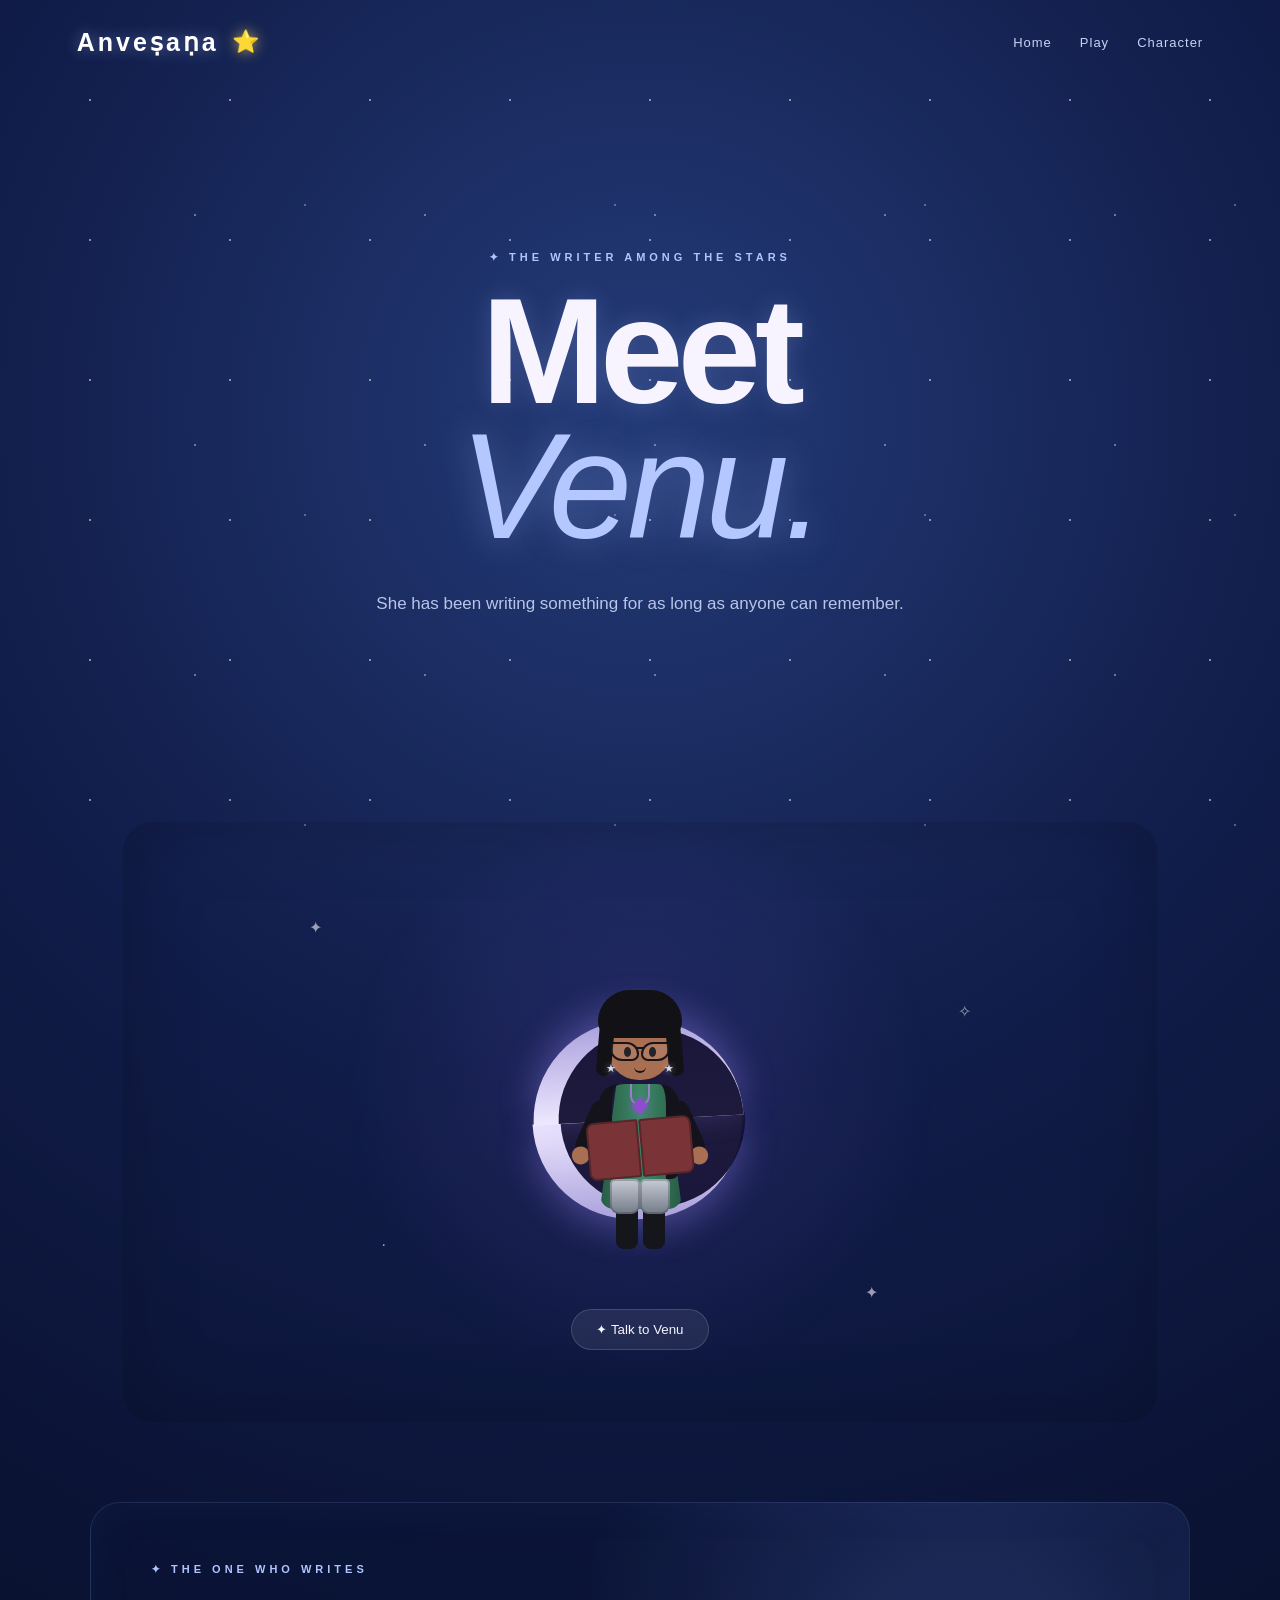
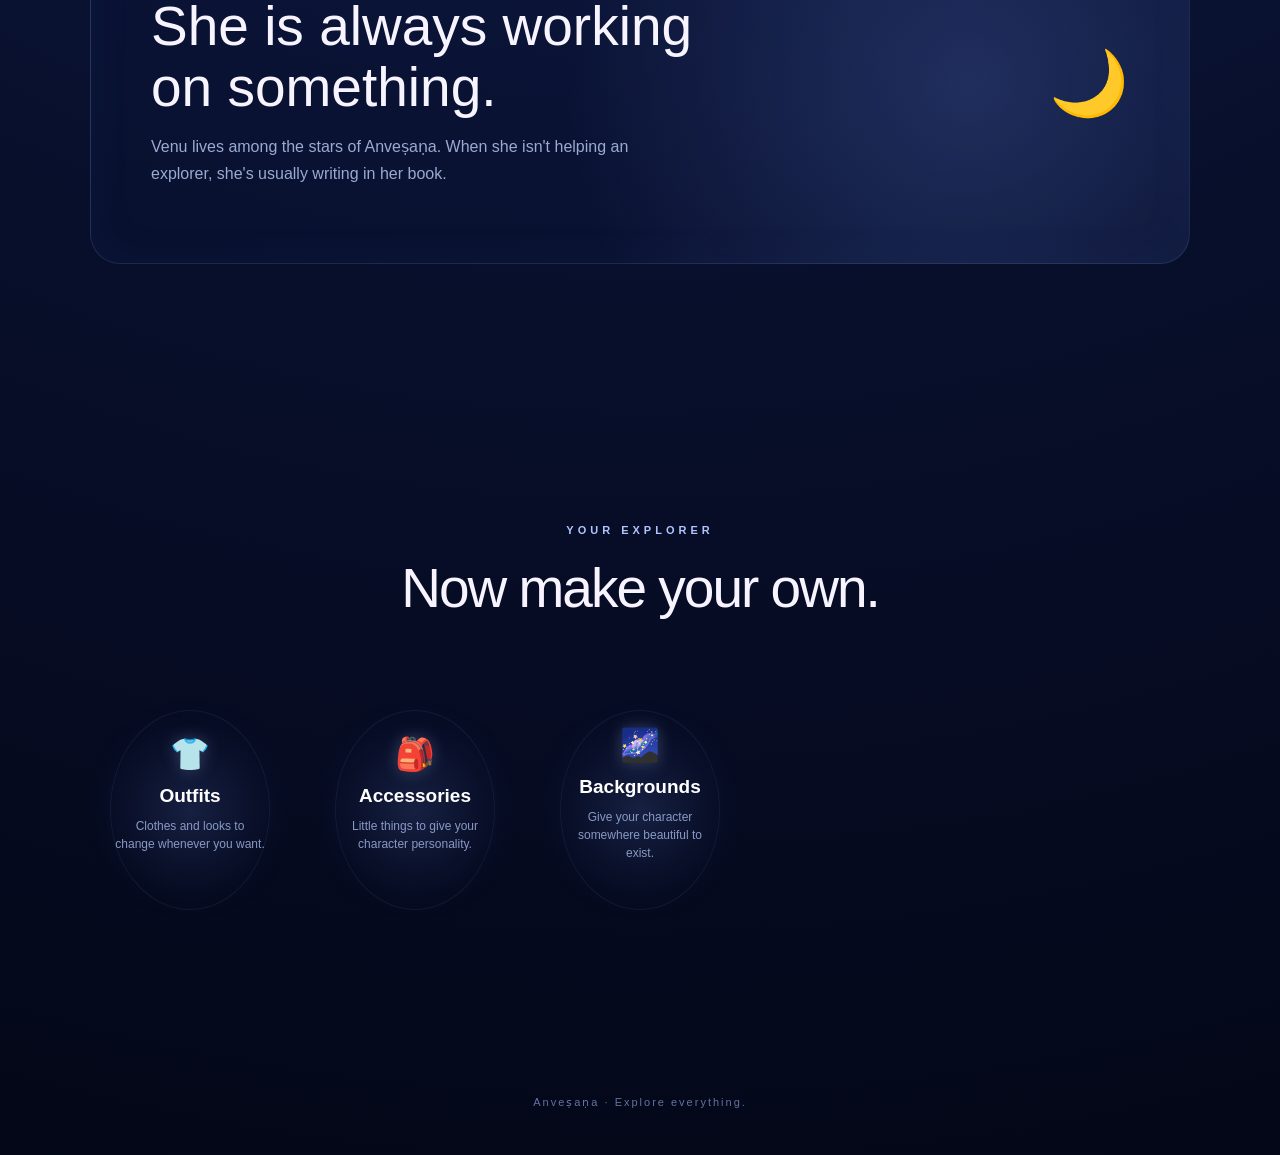
<file: Anvesana/pages/character.html>
<!DOCTYPE html>

<html lang="en">

<head>

    <meta charset="UTF-8">

    <meta name="viewport"
          content="width=device-width, initial-scale=1.0">

    <title>Venu · Anveṣaṇa</title>

    <link rel="stylesheet"
          href="../style.css">


    <style>

        /* =====================================
           VENU
           ===================================== */

        .venu-area {

            width: min(1100px, 94%);

            margin: 0 auto 80px;

        }


        .venu-stage {

            min-height: 600px;

            position: relative;

            display: flex;

            flex-direction: column;

            align-items: center;

            justify-content: center;

            overflow: hidden;

            border-radius: 30px;

            background:
                radial-gradient(
                    circle at 50% 45%,
                    rgba(105, 78, 180, 0.22),
                    transparent 48%
                );

            box-shadow:
                inset 0 0 80px rgba(0, 0, 0, 0.18);

        }



        /* =====================================
           STARS
           ===================================== */

        .venu-star {

            position: absolute;

            opacity: 0.6;

            animation:
                venu-twinkle 3s ease-in-out infinite;

        }


        .star-one {

            top: 16%;

            left: 18%;

        }


        .star-two {

            top: 30%;

            right: 18%;

            animation-delay: 1s;

        }


        .star-three {

            bottom: 28%;

            left: 25%;

            animation-delay: 1.7s;

        }


        .star-four {

            bottom: 20%;

            right: 27%;

            animation-delay: 2.3s;

        }



        @keyframes venu-twinkle {

            0%,
            100% {

                opacity: 0.25;

                transform:
                    scale(0.8);

            }


            50% {

                opacity: 0.9;

                transform:
                    scale(1.2);

            }

        }



        /* =====================================
           CHARACTER
           ===================================== */

        .venu-character {

            width: 230px;

            height: 390px;

            position: relative;

            cursor: pointer;

            animation:
                venu-float 4s ease-in-out infinite;

            transform-origin:
                center bottom;

            transition:
                transform 0.25s ease;

        }


        .venu-character:hover {

            transform:
                scale(1.04);

        }



        @keyframes venu-float {

            0%,
            100% {

                transform:
                    translateY(0);

            }


            50% {

                transform:
                    translateY(-12px);

            }

        }



        /* =====================================
           ORIGINAL BOTTOM MOON
           ===================================== */

        .venu-moon {

            position: absolute;

            width: 210px;

            height: 100px;

            left: 10px;

            bottom: 65px;

            border-radius:
                0 0 110px 110px;

            background:
                linear-gradient(
                    180deg,
                    #eee8ff,
                    #aaa0dc
                );

            box-shadow:
                0 10px 35px rgba(160, 140, 255, 0.35);

            transform:
                rotate(-3deg);

        }


        .moon-inner {

            position: absolute;

            width: 185px;

            height: 90px;

            top: -1px;

            left: 28px;

            border-radius:
                0 0 100px 100px;

            background:
                radial-gradient(
                    circle at 50% 30%,
                    rgba(18, 15, 50, 0.95),
                    rgba(18, 15, 50, 0.95)
                );

        }



        /* =====================================
           SECOND MOON — FLIPPED COPY
           ===================================== */

        .venu-moon-top {

            position: absolute;

            width: 210px;

            height: 100px;

            right: 14px;

            bottom: 164px;

            border-radius:
                0 0 110px 110px;

            background:
                linear-gradient(
                    180deg,
                    #eee8ff,
                    #aaa0dc
                );

            box-shadow:
                0 10px 35px rgba(160, 140, 255, 0.35);

            transform:
                rotate(-3deg) scaleY(-1);

        }


        .moon-top-inner {

            position: absolute;

            width: 185px;

            height: 90px;

            top: 0px;

            left: 25px;

            border-radius:
                0 0 100px 100px;

            background:
                radial-gradient(
                    circle at 50% 30%,
                    rgba(18, 15, 50, 0.95),
                    rgba(18, 15, 50, 0.95)
                );

        }



        /* =====================================
           BODY
           ===================================== */

        .venu-body {

            position: absolute;

            left: 75px;

            top: 165px;

            width: 80px;

            height: 185px;

            z-index: 4;

        }


        .venu-dress {

            position: absolute;

            width: 82px;

            height: 125px;

            top: 25px;

            left: 0;

            background:
                linear-gradient(
                    90deg,
                    #285b45,
                    #3c8a67,
                    #285b45
                );

            border-radius:
                25px 25px 14px 14px;

            clip-path:
                polygon(
                    20% 0,
                    80% 0,
                    100% 100%,
                    0 100%
                );

        }


        .venu-jacket {

            position: absolute;

            width: 80px;

            height: 95px;

            top: 25px;

            left: -1px;

            border-radius:
                20px 20px 8px 8px;

            border-left:
                13px solid #14131b;

            border-right:
                13px solid #14131b;

            pointer-events: none;

        }


        .venu-pants {

            position: absolute;

            top: 138px;

            left: 16px;

            display: flex;

            gap: 5px;

            z-index: 6;

        }


        .venu-pants span {

            width: 22px;

            height: 52px;

            background:
                #15151c;

            border-radius:
                4px 4px 8px 8px;

        }



        /* =====================================
           HEAD
           ===================================== */

        .venu-head {

            position: absolute;

            top: 100px;

            left: 77px;

            width: 76px;

            height: 88px;

            z-index: 5;

        }


        .venu-face {

            position: absolute;

            width: 70px;

            height: 78px;

            top: 8px;

            left: 3px;

            background:
                #a96f52;

            border-radius:
                45% 45% 48% 48%;

        }



        /* =====================================
           HAIR
           ===================================== */

        .venu-hair {

            position: absolute;

            width: 84px;

            height: 95px;

            top: -4px;

            left: -4px;

            z-index: 3;

            pointer-events: none;

        }


        .hair-top {

            position: absolute;

            width: 84px;

            height: 48px;

            top: 0;

            left: 0;

            background:
                #111116;

            border-radius:
                48px 48px 25px 25px;

        }


        .hair-left,
        .hair-right {

            position: absolute;

            width: 15px;

            height: 58px;

            top: 28px;

            background:
                #111116;

            border-radius:
                15px;

        }


        .hair-left {

            left: 0;

            transform:
                rotate(5deg);

        }


        .hair-right {

            right: 0;

            transform:
                rotate(-5deg);

        }



        /* =====================================
           EYES
           ===================================== */

        .venu-eye {

            position: absolute;

            top: 45px;

            width: 7px;

            height: 10px;

            background:
                #111116;

            border-radius: 50%;

            z-index: 5;

        }


        .left-eye {

            left: 19px;

        }


        .right-eye {

            right: 19px;

        }



        /* =====================================
           CAT-EYE GLASSES
           ===================================== */

        .venu-glasses {

            position: absolute;

            top: 40px;

            width: 29px;

            height: 19px;

            border:
                2px solid #17151b;

            background:
                rgba(255, 255, 255, 0.08);

            z-index: 6;

        }


        .left-glass {

            left: 5px;

            border-radius:
                4px 14px 8px 14px;

        }


        .right-glass {

            right: 5px;

            border-radius:
                14px 4px 14px 8px;

        }


        .glasses-bridge {

            position: absolute;

            top: 45px;

            left: 31px;

            width: 8px;

            height: 2px;

            background:
                #17151b;

            z-index: 7;

        }



        /* =====================================
           MOUTH
           ===================================== */

        .mouth {

            position: absolute;

            top: 65px;

            left: 29px;

            width: 12px;

            height: 6px;

            border-bottom:
                2px solid #17151b;

            border-radius:
                0 0 10px 10px;

            z-index: 10;

        }



        /* =====================================
           STAR EARRINGS
           ===================================== */

        .star-earring {

            position: absolute;

            top: 60px;

            color:
                #d9dce5;

            font-size:
                11px;

            z-index: 8;

            text-shadow:
                0 0 6px rgba(220, 225, 255, 0.6);

        }


        .left-earring {

            left: 1px;

        }


        .right-earring {

            right: 1px;

        }



        /* =====================================
           NECKLACE
           ===================================== */

        .venu-necklace {

            position: absolute;

            top: 190px;

            left: 105px;

            width: 20px;

            height: 22px;

            border:
                2px solid rgba(180, 130, 220, 0.8);

            border-top: none;

            border-radius:
                0 0 20px 20px;

            z-index: 6;

        }


        .venu-necklace span {

            position: absolute;

            width: 12px;

            height: 12px;

            bottom: -8px;

            left: 2px;

            background:
                #8e4dcc;

            transform:
                rotate(45deg);

            box-shadow:
                0 0 12px rgba(150, 80, 230, 0.7);

        }



        /* =====================================
           BOOK
           ===================================== */

        .venu-book {

            position: absolute;

            width: 105px;

            height: 65px;

            left: 63px;

            top: 225px;

            z-index: 15;

            transform:
                rotate(-5deg);

        }


        .book-page-left,
        .book-page-right {

            position: absolute;

            width: 52px;

            height: 58px;

            top: 0;

            background:
                #7A3438;

            border:
                2px solid #57252A;

            box-sizing: border-box;

        }


        .book-page-left {

            left: 0;

            border-radius:
                8px 2px 2px 8px;

        }


        .book-page-right {

            right: 0;

            border-radius:
                2px 8px 8px 2px;

        }



        /* =====================================
           ARMS / JACKET SLEEVES
           ===================================== */

        .venu-arm {

            position: absolute;

            width: 20px;

            height: 58px;

            top: 205px;

            background: #14131b;

            border-radius: 15px;

            z-index: 13;

        }


        .left-arm {

            left: 58px;

            transform:
                rotate(24deg);

        }


        .right-arm {

            right: 58px;

            transform:
                rotate(-24deg);

        }



        /* =====================================
           HANDS
           ===================================== */

        .hand {

            position: absolute;

            width: 18px;

            height: 18px;

            bottom: -10px;

            left: 1px;

            background: #a96f52;

            border-radius: 50%;

            z-index: 14;

        }



        /* =====================================
           BOOTS
           ===================================== */

        .venu-boot {

            position: absolute;

            width: 30px;

            height: 35px;

            bottom: 70px;

            background:
                linear-gradient(
                    180deg,
                    #c7ccd5,
                    #737b88
                );

            border-radius:
                5px 5px 9px 9px;

            z-index: 8;

            box-shadow:
                inset 0 0 0 2px rgba(30, 30, 40, 0.25);

        }


        .left-boot {

            left: 85px;

        }


        .right-boot {

            right: 85px;

        }



        /* =====================================
           TALK BUTTON
           ===================================== */

        .venu-talk-button {

            position: relative;

            z-index: 50;

            margin-top: 25px;

            padding:
                12px 24px;

            border:
                1px solid rgba(255,255,255,0.15);

            border-radius: 30px;

            background:
                rgba(255,255,255,0.08);

            color: inherit;

            cursor: pointer;

            pointer-events: auto;

            transition:
                transform 0.2s ease,
                background 0.2s ease;

        }


        .venu-talk-button:hover {

            transform:
                translateY(-2px);

            background:
                rgba(255,255,255,0.13);

        }



        /* =====================================
           DIALOGUE
           ===================================== */

        .venu-dialogue {

            max-width: 650px;

            margin:
                30px auto 0;

            padding: 25px;

            border:
                1px solid rgba(255,255,255,0.12);

            border-radius: 20px;

            background:
                rgba(20, 15, 45, 0.75);

            backdrop-filter:
                blur(12px);

            box-shadow:
                0 15px 45px rgba(0,0,0,0.25);

        }


        /* IMPORTANT:
           Forces the dialogue to stay hidden
           until JavaScript reveals it.
        */

        #venuDialogue[hidden] {

            display: none !important;

        }


        #venuDialogue:not([hidden]) {

            display: block;

        }


        .venu-dialogue-name {

            font-weight: bold;

            margin-bottom: 10px;

        }


        .venu-dialogue p {

            line-height: 1.7;

        }


        .venu-choices {

            display: flex;

            flex-wrap: wrap;

            gap: 10px;

            margin-top: 20px;

        }


        .venu-choices button {

            padding:
                9px 14px;

            border:
                1px solid rgba(255,255,255,0.12);

            border-radius: 20px;

            background:
                rgba(255,255,255,0.06);

            color: inherit;

            cursor: pointer;

        }


        .venu-choices button:hover {

            background:
                rgba(255,255,255,0.12);

        }



        /* =====================================
           ABOUT
           ===================================== */

        .venu-symbol {

            font-size: 4rem;

            animation:
                venu-float 4s ease-in-out infinite;

        }



        /* =====================================
           RESPONSIVE
           ===================================== */

        @media (max-width: 600px) {

            .venu-stage {

                min-height: 540px;

            }


            .venu-character {

                transform:
                    scale(0.9);

            }


            .venu-character:hover {

                transform:
                    scale(0.94);

            }


            .venu-choices {

                flex-direction: column;

            }


            .venu-choices button {

                width: 100%;

            }

        }

    </style>

</head>


<body>


    <!-- HEADER -->

    <header class="site-header">

        <div class="brand-area">

            <a class="logo" href="../index.html">
                Anveṣaṇa
            </a>


            <button
                class="stardust-button"
                id="stardustButton"
                type="button"
                aria-label="Open Stardust">

                ⭐

            </button>


            <div
                class="stardust-panel"
                id="stardustPanel">

                <div class="stardust-title">

                    <span>⭐</span>
                    <span>Stardust</span>

                </div>


                <div
                    class="stardust-total"
                    id="stardustTotal">

                    0

                </div>


                <p class="stardust-label">

                    Stardust

                </p>


                <div class="stardust-divider"></div>


                <p class="history-heading">

                    Recent discoveries

                </p>


                <div
                    class="stardust-history"
                    id="stardustHistory">

                    <p class="empty-history">

                        Your Stardust journey
                        starts here.

                    </p>

                </div>

            </div>

        </div>


        <!-- NAVIGATION -->

        <nav>

            <a href="../index.html">
                Home
            </a>

            <a href="play.html">
                Play
            </a>

            <a href="character.html">
                Character
            </a>

        </nav>

    </header>



    <!-- MAIN -->

    <main>


        <!-- INTRO -->

        <section class="hero">

            <p class="eyebrow">

                ✦ THE WRITER AMONG THE STARS

            </p>


            <h1>

                Meet<br>

                <span>Venu.</span>

            </h1>


            <p class="hero-text">

                She has been writing something
                for as long as anyone can remember.

            </p>

        </section>



        <!-- VENU -->

        <section class="venu-area">

            <div class="venu-stage">


                <!-- STARS -->

                <span class="venu-star star-one">✦</span>

                <span class="venu-star star-two">✧</span>

                <span class="venu-star star-three">·</span>

                <span class="venu-star star-four">✦</span>



                <!-- VENU -->

                <div
                    class="venu-character"
                    id="venuCharacter"
                    title="Talk to Venu">


                    <!-- BODY -->

                    <div class="venu-body">

                        <div class="venu-dress"></div>

                        <div class="venu-jacket"></div>

                        <div class="venu-pants">

                            <span></span>

                            <span></span>

                        </div>

                    </div>



                    <!-- HEAD -->

                    <div class="venu-head">

                        <div class="venu-hair">

                            <span class="hair-left"></span>

                            <span class="hair-right"></span>

                            <span class="hair-top"></span>

                        </div>


                        <div class="venu-face">

                            <span class="venu-eye left-eye"></span>

                            <span class="venu-eye right-eye"></span>

                            <span class="venu-glasses left-glass"></span>

                            <span class="venu-glasses right-glass"></span>

                            <span class="glasses-bridge"></span>

                            <span class="mouth"></span>

                            <span class="star-earring left-earring">
                                ★
                            </span>

                            <span class="star-earring right-earring">
                                ★
                            </span>

                        </div>

                    </div>



                    <!-- NECKLACE -->

                    <div class="venu-necklace">

                        <span></span>

                    </div>



                    <!-- BOOK -->

                    <div class="venu-book">

                        <div class="book-page-left"></div>

                        <div class="book-page-right"></div>

                    </div>



                    <!-- ARMS -->

                    <div class="venu-arm left-arm">

                        <span class="hand"></span>

                    </div>


                    <div class="venu-arm right-arm">

                        <span class="hand"></span>

                    </div>



                    <!-- BOOTS -->

                    <div class="venu-boot left-boot"></div>

                    <div class="venu-boot right-boot"></div>



                    <!-- ORIGINAL BOTTOM MOON -->

                    <div class="venu-moon">

                        <div class="moon-inner"></div>

                    </div>



                    <!-- SECOND TOP SEMICIRCLE -->

                    <div class="venu-moon-top">

                        <div class="moon-top-inner"></div>

                    </div>


                </div>



                <!-- TALK BUTTON -->

                <button
                    id="talkToVenu"
                    class="venu-talk-button"
                    type="button">

                    ✦ Talk to Venu

                </button>


            </div>



            <!-- DIALOGUE -->

            <div
                id="venuDialogue"
                class="venu-dialogue"
                aria-live="polite"
                hidden>


                <div class="venu-dialogue-name">

                    🌙 Venu

                </div>


                <p id="venuDialogueText">

                    Oh! Hello there.

                </p>


                <div
                    id="venuChoices"
                    class="venu-choices">


                    <button
                        type="button"
                        data-venu-action="help">

                        ❓ How does Anveṣaṇa work?

                    </button>


                    <button
                        type="button"
                        data-venu-action="updates">

                        ✨ What's new?

                    </button>


                    <button
                        type="button"
                        data-venu-action="about">

                        🌌 Tell me about Anveṣaṇa

                    </button>


                    <button
                        type="button"
                        data-venu-action="bye">

                        📖 I'll let you write.

                    </button>


                </div>

            </div>

        </section>



        <!-- ABOUT VENU -->

        <section class="random-discovery venu-about">


            <div>

                <p class="eyebrow">

                    ✦ THE ONE WHO WRITES

                </p>


                <h2>

                    She is always working
                    on something.

                </h2>


                <p>

                    Venu lives among the stars
                    of Anveṣaṇa. When she isn't
                    helping an explorer, she's
                    usually writing in her book.

                </p>

            </div>


            <div class="venu-symbol">

                🌙

            </div>


        </section>



        <!-- CUSTOMIZATION -->

        <section class="discover">


            <div class="section-heading">

                <p class="eyebrow">

                    YOUR EXPLORER

                </p>


                <h2>

                    Now make your own.

                </h2>

            </div>



            <div class="discovery-grid">


                <a
                    class="discovery-item"
                    href="#">

                    <span class="discovery-icon">

                        👕
                    </span>


                    <span class="discovery-title">

                        Outfits

                    </span>


                    <span class="discovery-description">

                        Clothes and looks to
                        change whenever you want.

                    </span>


                    <span class="discovery-arrow">

                        →

                    </span>

                </a>



                <a
                    class="discovery-item"
                    href="#">

                    <span class="discovery-icon">

                        🎒

                    </span>


                    <span class="discovery-title">

                        Accessories

                    </span>


                    <span class="discovery-description">

                        Little things to give
                        your character personality.

                    </span>


                    <span class="discovery-arrow">

                        →

                    </span>

                </a>



                <a
                    class="discovery-item"
                    href="#">

                    <span class="discovery-icon">

                        🌌

                    </span>


                    <span class="discovery-title">

                        Backgrounds

                    </span>


                    <span class="discovery-description">

                        Give your character
                        somewhere beautiful to exist.

                    </span>


                    <span class="discovery-arrow">

                        →

                    </span>

                </a>


            </div>

        </section>


    </main>



    <!-- FOOTER -->

    <footer>

        <p>

            Anveṣaṇa · Explore everything.

        </p>

    </footer>



    <!-- MAIN WEBSITE JAVASCRIPT -->

    <script src="../script.js"></script>



    <!-- VENU JAVASCRIPT -->

    <script>

        document.addEventListener(
            "DOMContentLoaded",
            function () {

                const talkButton =
                    document.getElementById(
                        "talkToVenu"
                    );


                const venu =
                    document.getElementById(
                        "venuCharacter"
                    );


                const dialogue =
                    document.getElementById(
                        "venuDialogue"
                    );


                const dialogueText =
                    document.getElementById(
                        "venuDialogueText"
                    );


                if (
                    !talkButton ||
                    !dialogue ||
                    !dialogueText
                ) {

                    return;

                }



                function talkToVenu() {

                    dialogue.hidden = false;

                    dialogueText.textContent =
                        "Oh! Hello there. What can I help you with?";

                }



                talkButton.addEventListener(
                    "click",
                    talkToVenu
                );



                if (venu) {

                    venu.addEventListener(
                        "click",
                        talkToVenu
                    );

                }



                document
                    .querySelectorAll(
                        "[data-venu-action]"
                    )
                    .forEach(
                        function (button) {

                            button.addEventListener(
                                "click",
                                function () {

                                    const action =
                                        button.getAttribute(
                                            "data-venu-action"
                                        );



                                    if (
                                        action === "help"
                                    ) {

                                        dialogue.hidden =
                                            false;

                                        dialogueText.textContent =
                                            "You can explore the different sections of Anveṣaṇa using the navigation above. Read lets you explore books, Write lets you create them, Play has things to discover, and Character is where you can build your own explorer.";

                                    }



                                    else if (
                                        action === "updates"
                                    ) {

                                        dialogue.hidden =
                                            false;

                                        dialogueText.textContent =
                                            "Anvesana is a new creation and is in it's alpha stage. But keep exploring. You never know what might appear among the stars. Enjoy, updates will be made soon!";

                                    }



                                    else if (
                                        action === "about"
                                    ) {

                                        dialogue.hidden =
                                            false;

                                        dialogueText.textContent =
                                            "Anveṣaṇa is a little universe built for curiosity. You can read, write, play, learn, focus, and create your own explorer while collecting Stardust along the way.";

                                    }



                                    else if (
                                        action === "bye"
                                    ) {

                                        dialogue.hidden =
                                            false;

                                        dialogueText.textContent =
                                            "Alright. I'll get back to my writing. There are quite a few things left to put on these pages.";


                                        setTimeout(
                                            function () {

                                                dialogue.hidden =
                                                    true;

                                            },
                                            1800
                                        );

                                    }

                                }
                            );

                        }
                    );

            }
        );

    </script>


</body>

</html>
</file>
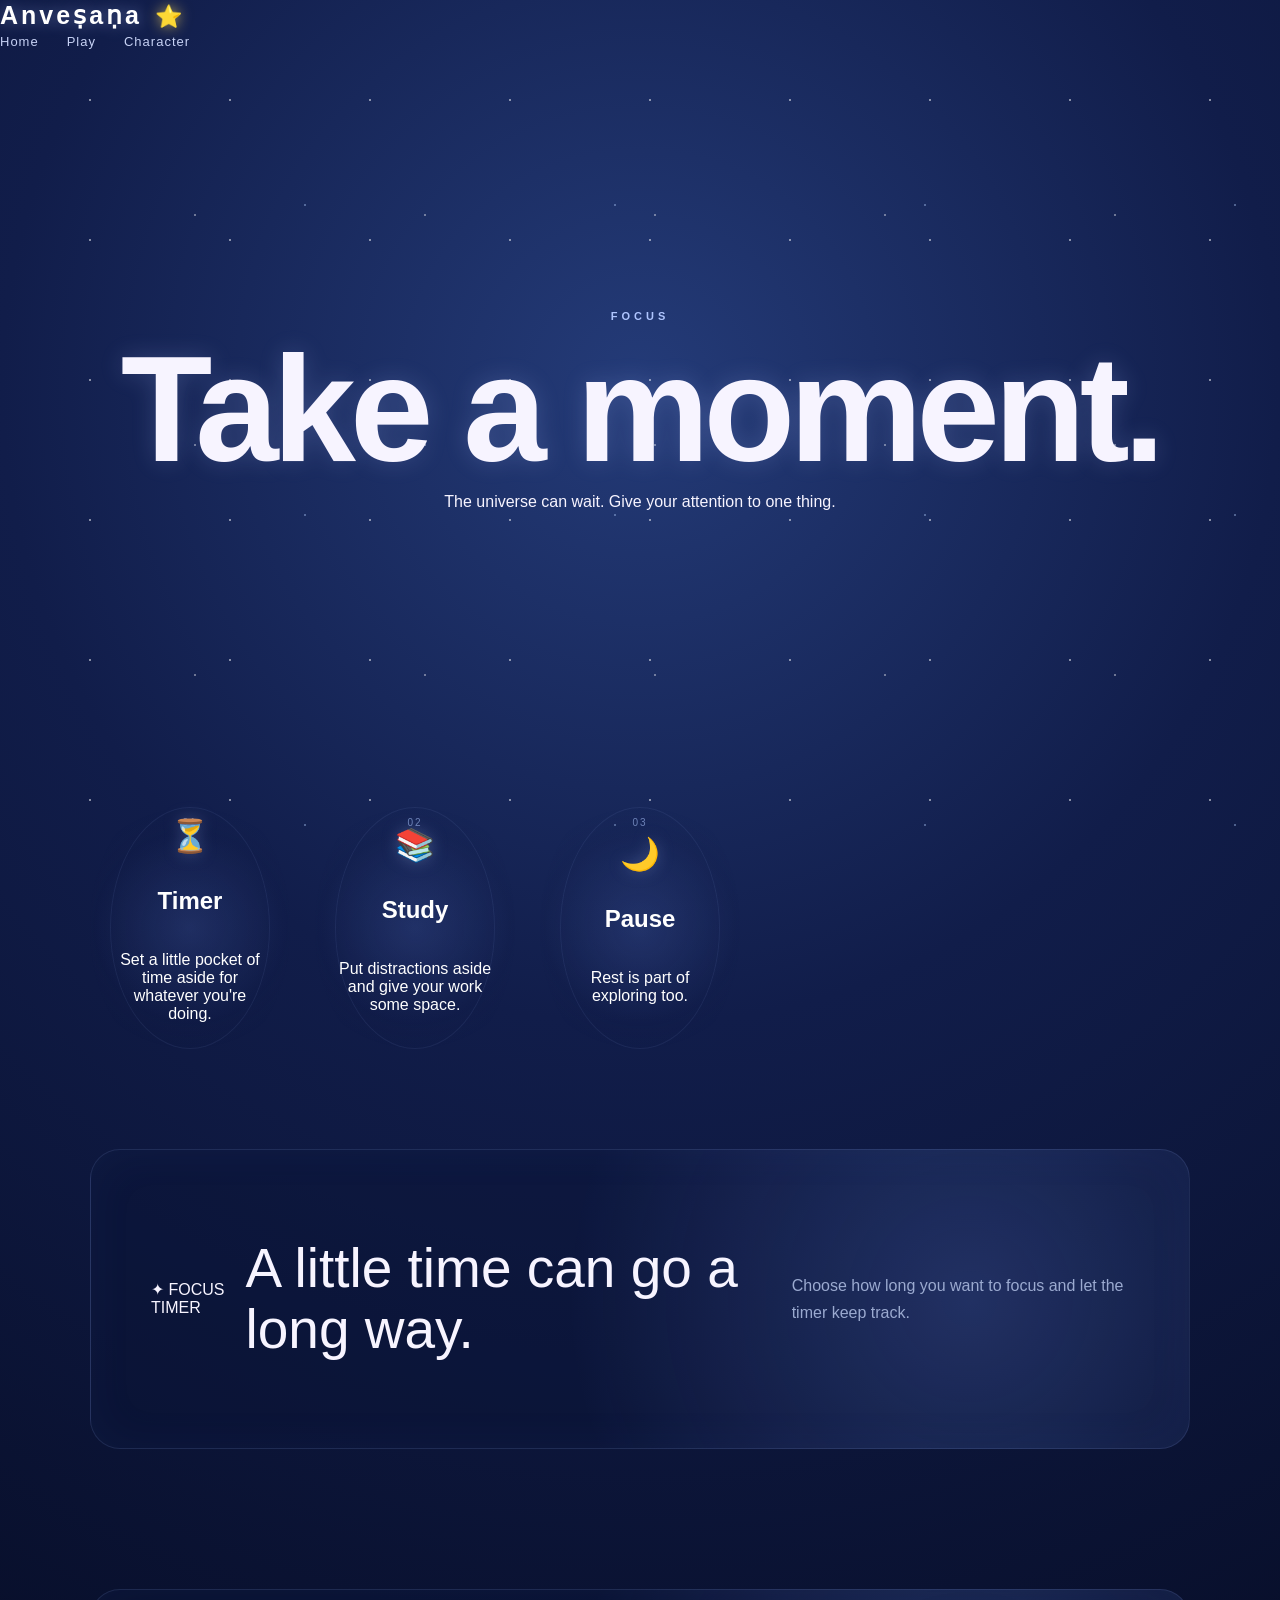
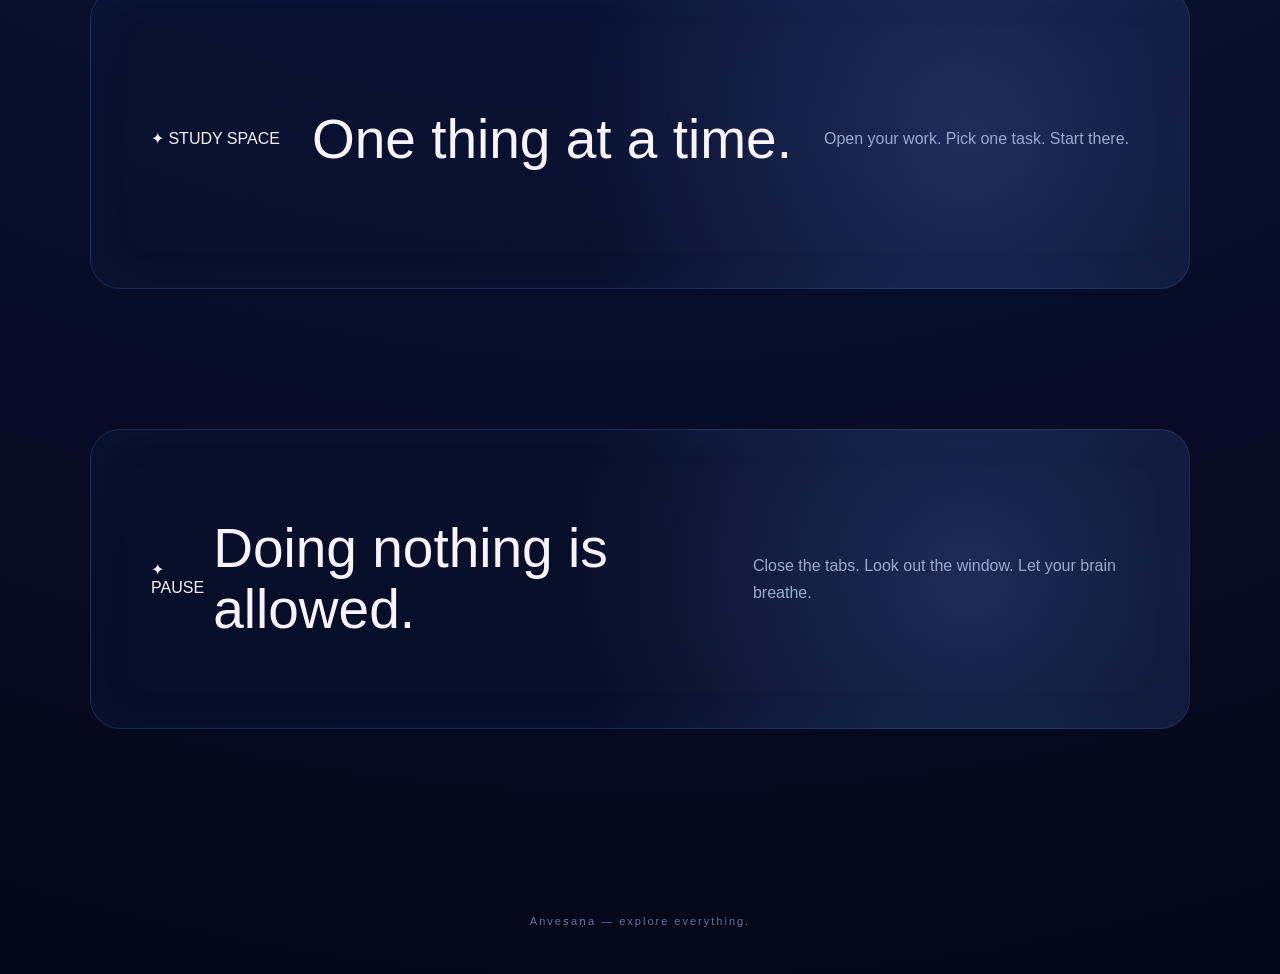
<file: Anvesana/pages/focus.html>
<!DOCTYPE html>
<html lang="en">

<head>

    <meta charset="UTF-8">

    <meta
        name="viewport"
        content="width=device-width, initial-scale=1.0"
    >

    <title>Focus — Anveṣaṇa</title>

    <link
        rel="stylesheet"
        href="../style.css"
    >

</head>


<body>


    <!-- ========================================
         HEADER
    ======================================== -->

    <header>

        <div class="brand">

            <a
                href="../index.html"
                class="logo"
            >
                Anveṣaṇa
            </a>


            <button
                id="stardustButton"
                class="stardust-button"
                aria-label="Open Stardust"
            >
                ⭐
            </button>


            <div
                id="stardustPanel"
                class="stardust-panel"
            >

                <h3>⭐ STARDUST</h3>

                <p class="stardust-total">
                    <span id="stardustTotal">0</span>
                </p>

                <p class="stardust-label">
                    Your cosmic currency
                </p>

                <div class="stardust-divider"></div>

                <h4>Recent discoveries</h4>

                <div id="stardustHistory">

                    <p class="empty-history">
                        Your Stardust journey starts here.
                    </p>

                </div>

            </div>

        </div>


        <!-- ========================================
             NAVIGATION
        ======================================== -->

        <nav>

            <a href="../index.html">
                Home
            </a>

            <a href="play.html">
                Play
            </a>

            <a href="character.html">
                Character
            </a>

        </nav>

    </header>



    <!-- ========================================
         HERO
    ======================================== -->

    <main>

        <section class="hero">

            <p class="eyebrow">
                FOCUS
            </p>

            <h1>
                Take a moment.
            </h1>

            <p>
                The universe can wait.
                Give your attention to one thing.
            </p>

        </section>



        <!-- ========================================
             FOCUS DISCOVERIES
        ======================================== -->

        <section class="discovery-grid">


            <a
                href="#timer"
                class="discovery-item"
            >

                <span class="discovery-number">
                    01
                </span>

                <span class="discovery-icon">
                    ⏳
                </span>

                <h2>
                    Timer
                </h2>

                <p>
                    Set a little pocket of time
                    aside for whatever you're doing.
                </p>

            </a>



            <a
                href="#study"
                class="discovery-item"
            >

                <span class="discovery-number">
                    02
                </span>

                <span class="discovery-icon">
                    📚
                </span>

                <h2>
                    Study
                </h2>

                <p>
                    Put distractions aside
                    and give your work some space.
                </p>

            </a>



            <a
                href="#pause"
                class="discovery-item"
            >

                <span class="discovery-number">
                    03
                </span>

                <span class="discovery-icon">
                    🌙
                </span>

                <h2>
                    Pause
                </h2>

                <p>
                    Rest is part of exploring too.
                </p>

            </a>


        </section>



        <!-- ========================================
             RANDOM DISCOVERY
        ======================================== -->

        <section
            class="random-discovery"
            id="timer"
        >

            <span class="random-label">
                ✦ FOCUS TIMER
            </span>

            <h2>
                A little time
                can go a long way.
            </h2>

            <p>
                Choose how long you want to focus
                and let the timer keep track.
            </p>

        </section>



        <section
            class="random-discovery"
            id="study"
        >

            <span class="random-label">
                ✦ STUDY SPACE
            </span>

            <h2>
                One thing at a time.
            </h2>

            <p>
                Open your work.
                Pick one task.
                Start there.
            </p>

        </section>



        <section
            class="random-discovery"
            id="pause"
        >

            <span class="random-label">
                ✦ PAUSE
            </span>

            <h2>
                Doing nothing
                is allowed.
            </h2>

            <p>
                Close the tabs.
                Look out the window.
                Let your brain breathe.
            </p>

        </section>


    </main>



    <!-- ========================================
         FOOTER
    ======================================== -->

    <footer>

        <p>
            Anveṣaṇa — explore everything.
        </p>

    </footer>



    <!-- ========================================
         JAVASCRIPT
    ======================================== -->

    <script src="../script.js"></script>

</body>

</html>
</file>
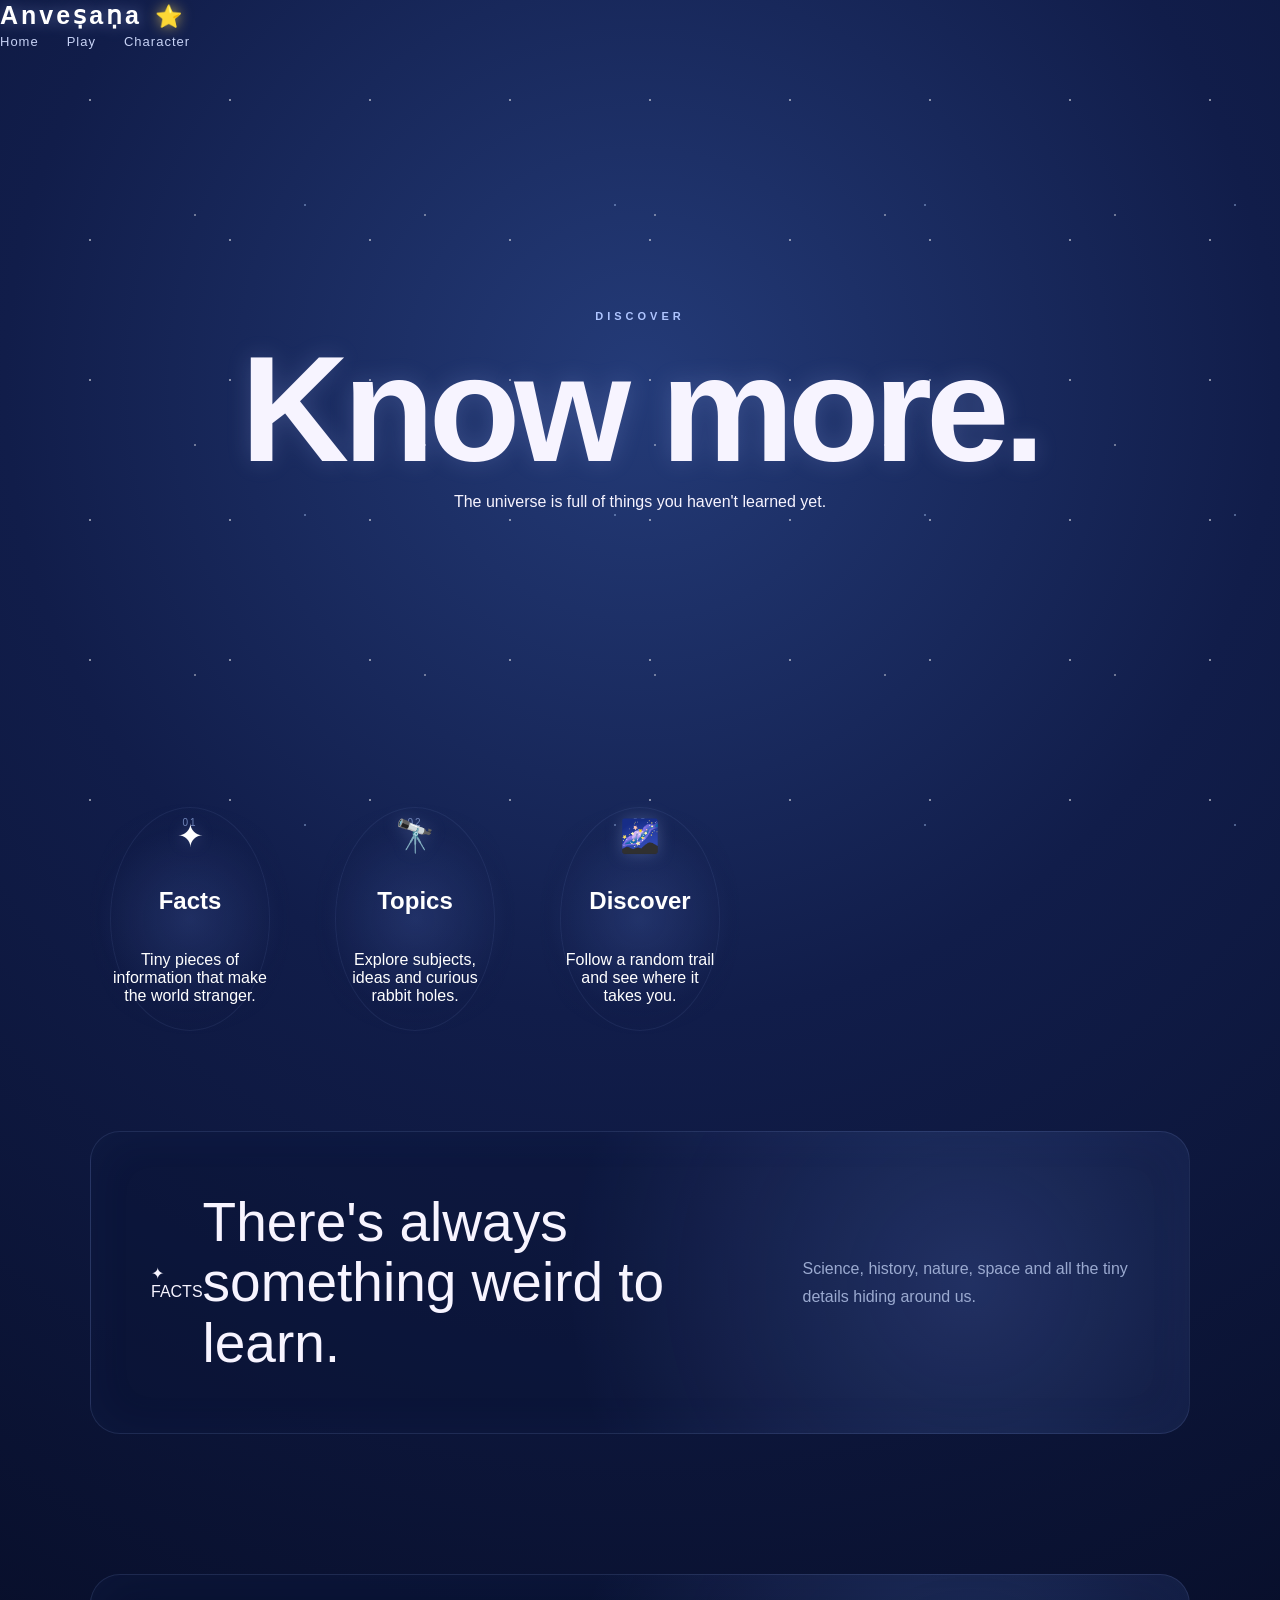
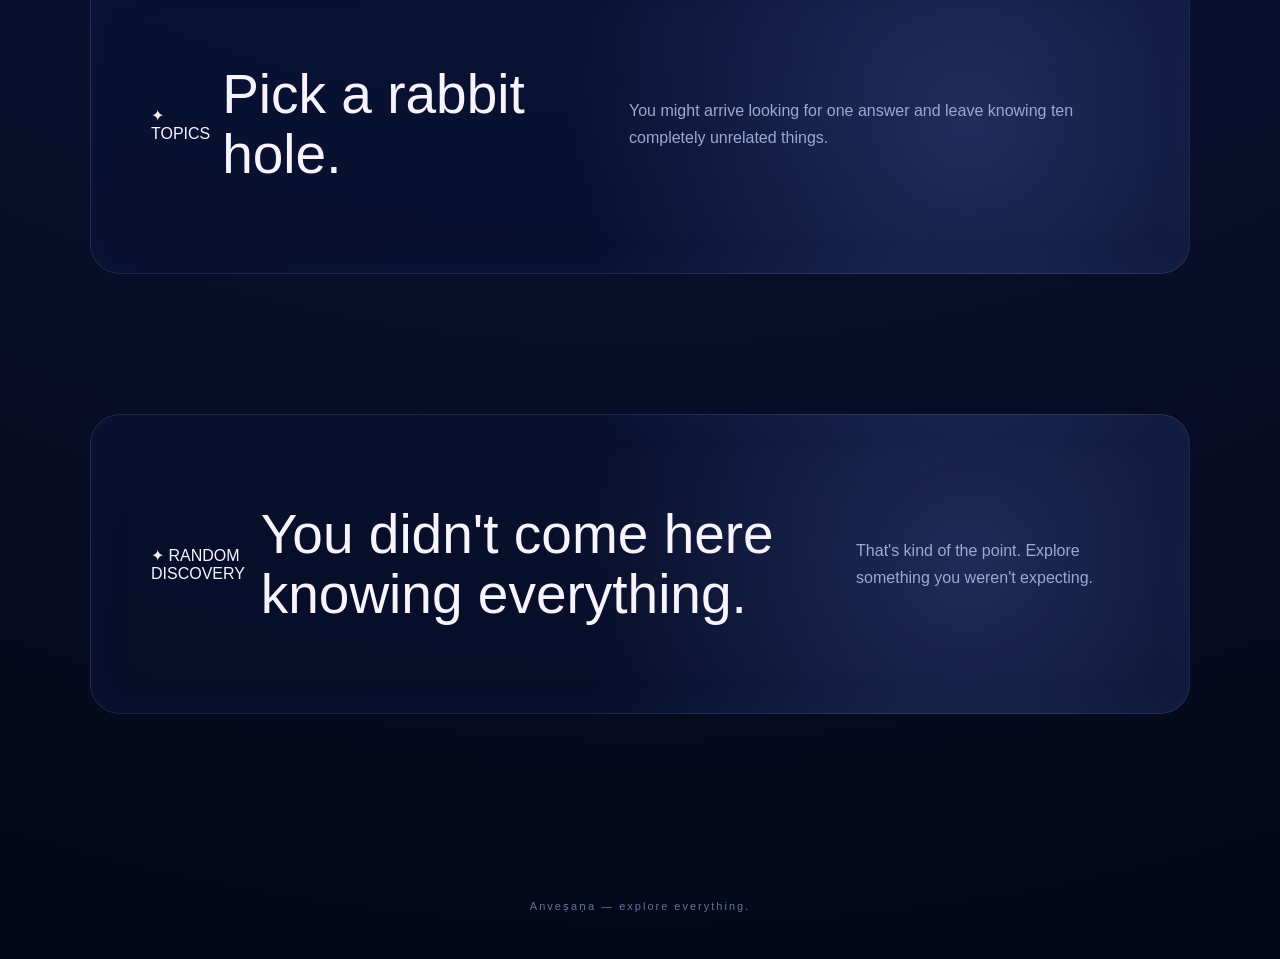
<file: Anvesana/pages/learn.html>
<!DOCTYPE html>
<html lang="en">

<head>

    <meta charset="UTF-8">

    <meta
        name="viewport"
        content="width=device-width, initial-scale=1.0"
    >

    <title>Learn — Anveṣaṇa</title>

    <link
        rel="stylesheet"
        href="../style.css"
    >

</head>


<body>


    <!-- ========================================
         HEADER
    ======================================== -->

    <header>

        <div class="brand">

            <a
                href="../index.html"
                class="logo"
            >
                Anveṣaṇa
            </a>


            <button
                id="stardustButton"
                class="stardust-button"
                aria-label="Open Stardust"
            >
                ⭐
            </button>


            <div
                id="stardustPanel"
                class="stardust-panel"
            >

                <h3>⭐ STARDUST</h3>

                <p class="stardust-total">
                    <span id="stardustTotal">0</span>
                </p>

                <p class="stardust-label">
                    Your cosmic currency
                </p>

                <div class="stardust-divider"></div>

                <h4>Recent discoveries</h4>

                <div id="stardustHistory">

                    <p class="empty-history">
                        Your Stardust journey starts here.
                    </p>

                </div>

            </div>

        </div>


        <!-- ========================================
             NAVIGATION
        ======================================== -->

        <nav>

            <a href="../index.html">
                Home
            </a>

            <a href="play.html">
                Play
            </a>

            <a href="character.html">
                Character
            </a>

        </nav>

    </header>



    <!-- ========================================
         HERO
    ======================================== -->

    <main>

        <section class="hero">

            <p class="eyebrow">
                DISCOVER
            </p>

            <h1>
                Know more.
            </h1>

            <p>
                The universe is full of things
                you haven't learned yet.
            </p>

        </section>



        <!-- ========================================
             LEARNING DISCOVERIES
        ======================================== -->

        <section class="discovery-grid">


            <a
                href="#facts"
                class="discovery-item"
            >

                <span class="discovery-number">
                    01
                </span>

                <span class="discovery-icon">
                    ✦
                </span>

                <h2>
                    Facts
                </h2>

                <p>
                    Tiny pieces of information
                    that make the world stranger.
                </p>

            </a>



            <a
                href="#topics"
                class="discovery-item"
            >

                <span class="discovery-number">
                    02
                </span>

                <span class="discovery-icon">
                    🔭
                </span>

                <h2>
                    Topics
                </h2>

                <p>
                    Explore subjects,
                    ideas and curious rabbit holes.
                </p>

            </a>



            <a
                href="#discover"
                class="discovery-item"
            >

                <span class="discovery-number">
                    03
                </span>

                <span class="discovery-icon">
                    🌌
                </span>

                <h2>
                    Discover
                </h2>

                <p>
                    Follow a random trail
                    and see where it takes you.
                </p>

            </a>


        </section>



        <!-- ========================================
             RANDOM DISCOVERY
        ======================================== -->

        <section
            class="random-discovery"
            id="facts"
        >

            <span class="random-label">
                ✦ FACTS
            </span>

            <h2>
                There's always
                something weird to learn.
            </h2>

            <p>
                Science, history, nature,
                space and all the tiny details
                hiding around us.
            </p>

        </section>



        <section
            class="random-discovery"
            id="topics"
        >

            <span class="random-label">
                ✦ TOPICS
            </span>

            <h2>
                Pick a rabbit hole.
            </h2>

            <p>
                You might arrive looking for one answer
                and leave knowing ten completely unrelated things.
            </p>

        </section>



        <section
            class="random-discovery"
            id="discover"
        >

            <span class="random-label">
                ✦ RANDOM DISCOVERY
            </span>

            <h2>
                You didn't come here
                knowing everything.
            </h2>

            <p>
                That's kind of the point.
                Explore something you weren't expecting.
            </p>

        </section>


    </main>



    <!-- ========================================
         FOOTER
    ======================================== -->

    <footer>

        <p>
            Anveṣaṇa — explore everything.
        </p>

    </footer>



    <!-- ========================================
         JAVASCRIPT
    ======================================== -->

    <script src="../script.js"></script>

</body>

</html>
</file>
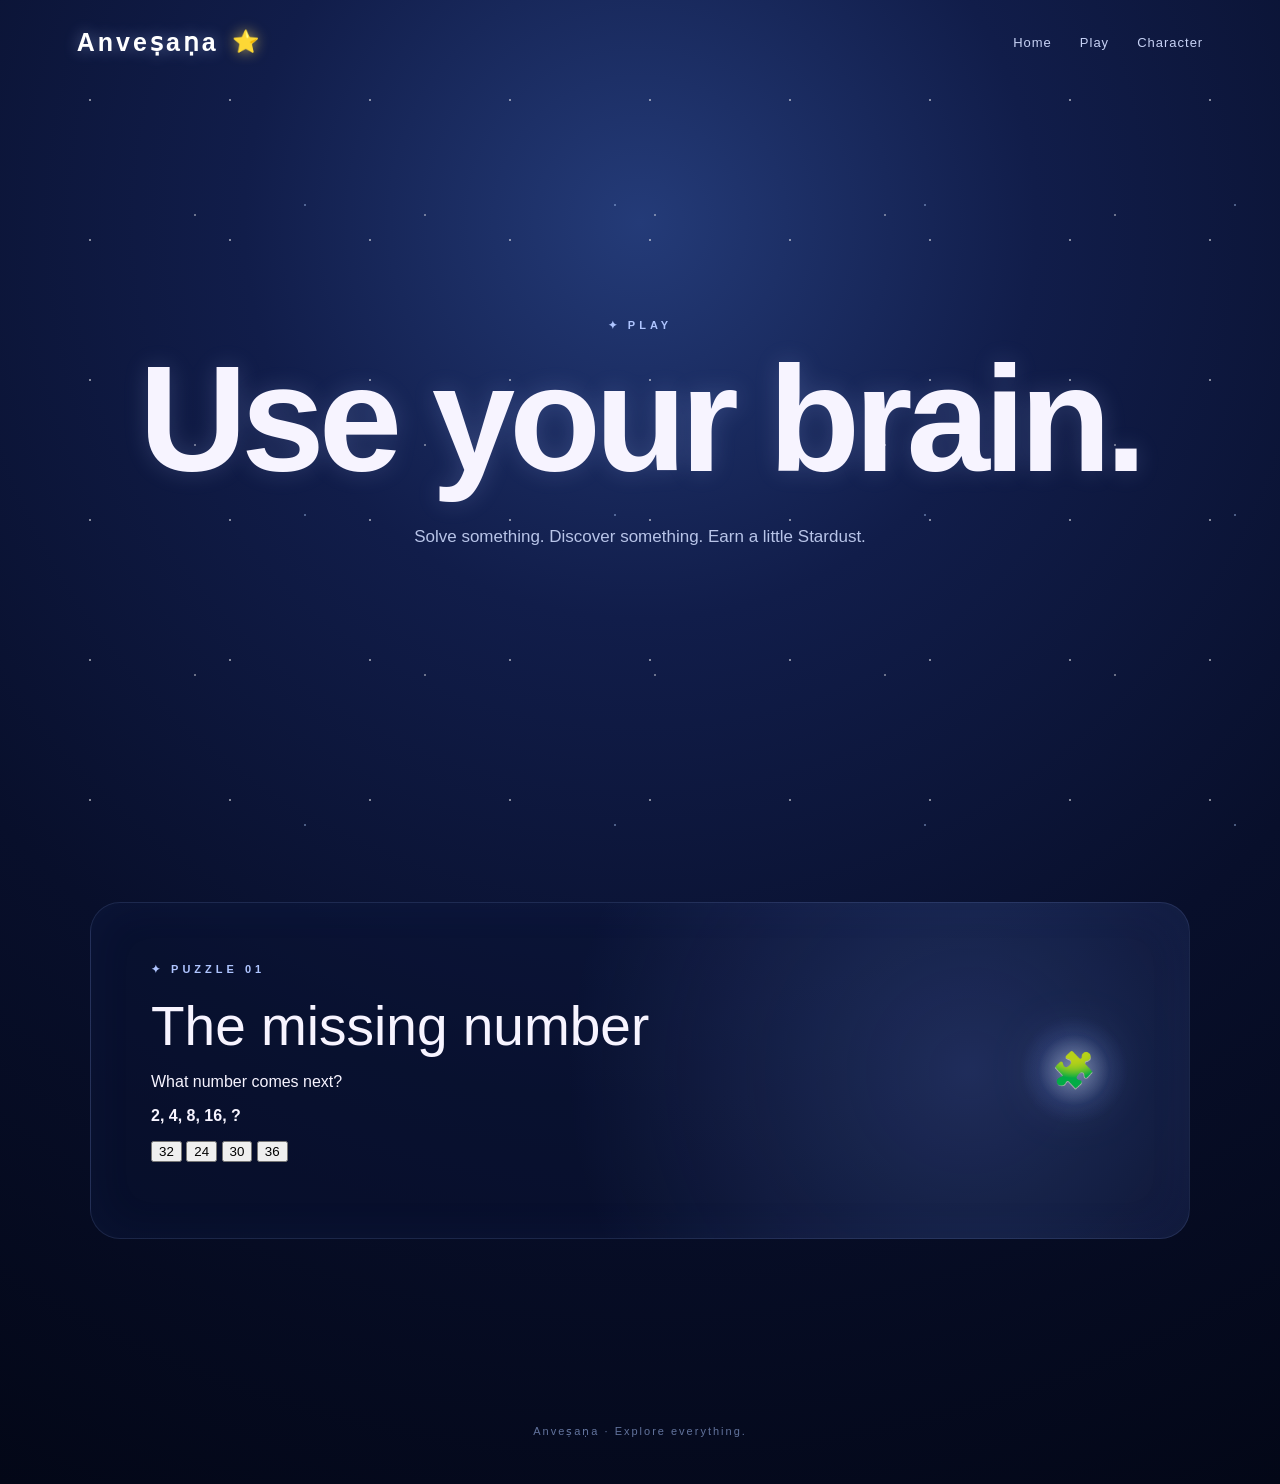
<file: Anvesana/pages/play.html>
<!DOCTYPE html>
<html lang="en">

<head>

    <meta charset="UTF-8">

    <meta
        name="viewport"
        content="width=device-width, initial-scale=1.0"
    >

    <title>Play — Anveṣaṇa</title>

    <link
        rel="stylesheet"
        href="../style.css"
    >

</head>


<body>


    <!-- HEADER -->

    <header class="site-header">

        <div class="brand-area">

            <a
                class="logo"
                href="../index.html"
            >
                Anveṣaṇa
            </a>


            <button
                class="stardust-button"
                id="stardustButton"
                type="button"
                aria-label="Open Stardust"
            >
                ⭐
            </button>


            <div
                class="stardust-panel"
                id="stardustPanel"
            >

                <div class="stardust-title">

                    <span>⭐</span>
                    <span>Stardust</span>

                </div>


                <div
                    class="stardust-total"
                    id="stardustTotal"
                >
                    0
                </div>


                <p class="stardust-label">
                    Stardust
                </p>


                <div class="stardust-divider"></div>


                <p class="history-heading">
                    Recent discoveries
                </p>


                <div
                    class="stardust-history"
                    id="stardustHistory"
                >

                    <p class="empty-history">
                        Your Stardust journey
                        starts here.
                    </p>

                </div>

            </div>

        </div>


        <!-- NAVIGATION -->

        <nav>

            <a href="../index.html">
                Home
            </a>

            <a href="play.html">
                Play
            </a>

            <a href="character.html">
                Character
            </a>

        </nav>

    </header>



    <!-- MAIN -->

    <main>


        <!-- HERO -->

        <section class="hero">

            <p class="eyebrow">
                ✦ PLAY
            </p>


            <h1>
                Use your brain.
            </h1>


            <p class="hero-text">
                Solve something.
                Discover something.
                Earn a little Stardust.
            </p>

        </section>



        <!-- PUZZLE -->

        <section
            class="random-discovery"
            id="puzzle"
        >

            <div>

                <p class="eyebrow">
                    ✦ PUZZLE 01
                </p>


                <h2>
                    The missing number
                </h2>


                <p>
                    What number comes next?
                </p>


                <p>
                    <strong>
                        2, 4, 8, 16, ?
                    </strong>
                </p>


                <div class="puzzle-options">

                    <button
                        class="puzzle-answer"
                        data-answer="32"
                    >
                        32
                    </button>


                    <button
                        class="puzzle-answer"
                        data-answer="24"
                    >
                        24
                    </button>


                    <button
                        class="puzzle-answer"
                        data-answer="30"
                    >
                        30
                    </button>


                    <button
                        class="puzzle-answer"
                        data-answer="36"
                    >
                        36
                    </button>

                </div>


                <p
                    id="puzzleMessage"
                    class="puzzle-message"
                ></p>

            </div>


            <div class="discovery-symbol">
                🧩
            </div>

        </section>



    </main>



    <!-- FOOTER -->

    <footer>

        <p>
            Anveṣaṇa · Explore everything.
        </p>

    </footer>



    <!-- JAVASCRIPT -->

    <script src="../script.js"></script>

</body>

</html>
</file>
<file: Anvesana/style.css>
/* ========================================
   ANVEṢAṆA
   A little universe to explore.
======================================== */

/* ---------- BASIC ---------- */

* {
    box-sizing: border-box;
}

html {
    scroll-behavior: smooth;
}

body {
    margin: 0;
    min-height: 100vh;
    font-family:
        Arial,
        Helvetica,
        sans-serif;
    color: #F7F4FF;
    background:
        radial-gradient(
            circle at 50% 15%,
            #243B78 0%,
            #111D4A 28%,
            #080F2B 62%,
            #030717 100%
        );
    overflow-x: hidden;
}

/* ---------- STARS ---------- */

body::before {
    content: "";
    position: fixed;
    inset: 0;
    pointer-events: none;

    background-image:
        radial-gradient(
            circle,
            rgba(255,255,255,0.9) 1px,
            transparent 1px
        ),
        radial-gradient(
            circle,
            rgba(255,255,255,0.7) 1px,
            transparent 1px
        ),
        radial-gradient(
            circle,
            rgba(180,210,255,0.7) 1px,
            transparent 1px
        );

    background-size:
        140px 140px,
        230px 230px,
        310px 310px;

    background-position:
        20px 30px,
        80px 100px,
        150px 50px;

    opacity: 0.55;
    z-index: -1;
}

/* ========================================
   HEADER
======================================== */

.site-header {
    display: flex;
    justify-content: space-between;
    align-items: center;
    padding: 25px 6vw;
    position: relative;
    z-index: 20;
}

/* ---------- BRAND ---------- */

.brand-area {
    position: relative;
    display: flex;
    align-items: center;
    gap: 10px;
}

/* ---------- LOGO ---------- */

.logo {
    color: #FFFFFF;
    text-decoration: none;
    font-size: 25px;
    font-weight: bold;
    letter-spacing: 3px;

    text-shadow:
        0 0 15px rgba(180, 200, 255, 0.45);
}

/* ========================================
   STARDUST BUTTON
======================================== */

.stardust-button {
    width: 34px;
    height: 34px;
    padding: 0;
    border: none;
    background: transparent;
    cursor: pointer;
    font-size: 22px;
    line-height: 1;

    filter:
        drop-shadow(
            0 0 7px rgba(255, 220, 90, 0.7)
        );

    transition:
        transform 0.25s ease,
        filter 0.25s ease;
}

.stardust-button:hover {
    transform:
        scale(1.25)
        rotate(8deg);

    filter:
        drop-shadow(
            0 0 14px rgba(255, 220, 90, 1)
        );
}

/* ========================================
   STARDUST PANEL
======================================== */

.stardust-panel {
    position: absolute;
    top: 48px;
    left: 0;
    width: 280px;
    padding: 25px;

    border:
        1px solid rgba(255, 220, 120, 0.25);

    border-radius: 20px;

    background:
        radial-gradient(
            circle at 50% 0%,
            rgba(255, 220, 100, 0.12),
            transparent 45%
        ),
        rgba(7, 13, 38, 0.94);

    backdrop-filter: blur(15px);

    box-shadow:
        0 15px 50px rgba(0, 0, 0, 0.45),
        0 0 30px rgba(255, 215, 100, 0.08);

    opacity: 0;
    visibility: hidden;

    transform:
        translateY(-10px)
        scale(0.96);

    transform-origin: top left;

    transition:
        opacity 0.2s ease,
        visibility 0.2s ease,
        transform 0.2s ease;
}

.stardust-panel.open {
    opacity: 1;
    visibility: visible;

    transform:
        translateY(0)
        scale(1);
}

.stardust-title {
    display: flex;
    align-items: center;
    justify-content: center;
    gap: 8px;

    color: #FFE68A;
    font-size: 14px;
    font-weight: bold;
    letter-spacing: 2px;
    text-transform: uppercase;
}

.stardust-total {
    margin-top: 15px;
    text-align: center;

    color: #FFF4B8;
    font-size: 48px;
    font-weight: bold;
    line-height: 1;

    text-shadow:
        0 0 20px rgba(255, 220, 100, 0.4);
}

.stardust-label {
    margin: 8px 0 0;
    text-align: center;

    color: #A99D73;
    font-size: 11px;
    letter-spacing: 2px;
    text-transform: uppercase;
}

.stardust-divider {
    height: 1px;
    margin: 22px 0;

    background:
        linear-gradient(
            to right,
            transparent,
            rgba(255, 220, 120, 0.3),
            transparent
        );
}

.history-heading {
    margin: 0 0 12px;

    color: #B7BDE0;
    font-size: 11px;
    letter-spacing: 1px;
    text-transform: uppercase;
}

.stardust-history {
    display: flex;
    flex-direction: column;
    gap: 8px;
}

.empty-history {
    margin: 0;

    color: #697397;
    font-size: 12px;
    line-height: 1.5;
    text-align: center;
}

/* ========================================
   ACCOUNT AREA
======================================== */

.account-area {
    position: relative;
    display: flex;
    align-items: center;
}

/* Main account button */

#accountButton {
    width: 42px;
    height: 42px;
    padding: 0;

    border: none;
    border-radius: 50%;

    background:
        radial-gradient(
            circle at 35% 30%,
            #9DAEFF,
            #4C5CA8 38%,
            #171C50 70%,
            #080A24 100%
        );

    color: #FFFFFF;
    cursor: pointer;
    font-size: 18px;

    box-shadow:
        0 0 15px rgba(130, 150, 255, 0.25),
        inset 0 0 12px rgba(255, 255, 255, 0.08);

    transition:
        transform 0.25s ease,
        box-shadow 0.25s ease;
}

#accountButton:hover {
    transform: scale(1.08);

    box-shadow:
        0 0 25px rgba(150, 170, 255, 0.45),
        inset 0 0 15px rgba(255, 255, 255, 0.12);
}

/* ========================================
   ACCOUNT PANEL
======================================== */

#accountPanel {
    position: absolute;
    top: 54px;
    right: 0;
    width: 430px;
    padding: 30px;

    border:
        1px solid rgba(160, 180, 255, 0.18);

    border-radius: 28px;

    background:
        radial-gradient(
            circle at 50% 0%,
            rgba(110, 130, 240, 0.14),
            transparent 45%
        ),
        rgba(5, 9, 31, 0.97);

    backdrop-filter: blur(18px);

    box-shadow:
        0 25px 70px rgba(0, 0, 0, 0.55),
        0 0 45px rgba(90, 110, 220, 0.08);

    z-index: 100;

    /* Hidden until account button is clicked */

    opacity: 0;
    visibility: hidden;

    transform:
        translateY(-10px)
        scale(0.96);

    transform-origin: top right;

    transition:
        opacity 0.2s ease,
        visibility 0.2s ease,
        transform 0.2s ease;
}

/* Visible state */

#accountPanel.open {
    opacity: 1;
    visibility: visible;

    transform:
        translateY(0)
        scale(1);
}

/* ========================================
   ACCOUNT CHOICE
======================================== */

#loggedOutView {
    text-align: center;
}

#loggedOutView::before {
    content: "YOUR LITTLE UNIVERSE";
    display: block;
    margin-bottom: 25px;

    color: #7186C5;
    font-size: 10px;
    letter-spacing: 4px;
}

/* Put login and signup side by side */

#showLogin,
#showSignup {
    position: relative;

    width: 145px;
    height: 190px;

    padding: 125px 10px 10px;

    border: none;
    background: transparent;

    color: #DCE5FF;
    cursor: pointer;

    font-size: 11px;
    letter-spacing: 1.5px;
    text-transform: uppercase;

    transition:
        transform 0.3s ease,
        color 0.3s ease;
}

#showLogin:hover,
#showSignup:hover {
    color: #FFFFFF;
    transform: translateY(-6px);
}

/* ========================================
   SATURN — LOGIN
======================================== */

#showLogin::before {
    content: "";

    position: absolute;

    width: 82px;
    height: 82px;

    top: 28px;
    left: 31px;

    border-radius: 50%;

    background:
        radial-gradient(
            circle at 35% 30%,
            #B7C4FF 0%,
            #6979D0 28%,
            #39498F 58%,
            #171D4E 100%
        );

    box-shadow:
        0 0 18px rgba(120, 145, 255, 0.35),
        inset -10px -8px 18px rgba(0, 0, 0, 0.35);

    z-index: 2;
}

/* Saturn ring */

#showLogin::after {
    content: "";

    position: absolute;

    width: 135px;
    height: 40px;

    top: 50px;
    left: 4px;

    border:
        3px solid rgba(176, 190, 255, 0.72);

    border-left-color:
        rgba(100, 120, 220, 0.4);

    border-right-color:
        rgba(210, 220, 255, 0.8);

    border-radius: 50%;

    transform:
        rotate(-13deg);

    box-shadow:
        0 0 12px rgba(140, 160, 255, 0.25);

    z-index: 3;
    pointer-events: none;
}

#showLogin:hover::before {
    box-shadow:
        0 0 28px rgba(130, 155, 255, 0.6),
        inset -10px -8px 18px rgba(0, 0, 0, 0.35);
}

/* ========================================
   BLACK HOLE — SIGN UP
======================================== */

#showSignup::before {
    content: "";

    position: absolute;

    width: 88px;
    height: 88px;

    top: 25px;
    left: 28px;

    border-radius: 50%;

    background:
        radial-gradient(
            circle,
            #02030B 0%,
            #02030B 31%,
            #15132F 43%,
            #473E92 58%,
            #8B6DFF 68%,
            transparent 72%
        );

    box-shadow:
        0 0 18px rgba(130, 90, 255, 0.35),
        0 0 45px rgba(90, 70, 220, 0.15);

    z-index: 2;
}

/* Black hole accretion disk */

#showSignup::after {
    content: "";

    position: absolute;

    width: 138px;
    height: 48px;

    top: 47px;
    left: 3px;

    border-radius: 50%;

    border:
        4px solid rgba(142, 111, 255, 0.65);

    border-left-color:
        rgba(84, 66, 190, 0.35);

    border-right-color:
        rgba(190, 165, 255, 0.75);

    transform:
        rotate(-18deg);

    box-shadow:
        0 0 15px rgba(125, 95, 255, 0.45);

    z-index: 1;
    pointer-events: none;
}

#showSignup:hover::before {
    box-shadow:
        0 0 30px rgba(140, 100, 255, 0.65),
        0 0 55px rgba(90, 70, 220, 0.25);
}

/* ========================================
   ACCOUNT FORMS
======================================== */

#signupView,
#loginView {
    text-align: center;
}

#signupView h2,
#loginView h2 {
    margin: 0 0 25px;

    color: #E9EDFF;
    font-size: 25px;
    font-weight: 400;
    letter-spacing: -1px;
}

#signupView input,
#loginView input {
    width: 100%;
    margin-bottom: 12px;
    padding: 13px 15px;

    border:
        1px solid rgba(150, 170, 240, 0.2);

    border-radius: 14px;
    outline: none;

    background:
        rgba(25, 33, 75, 0.65);

    color: #FFFFFF;
    font-family: inherit;
    font-size: 13px;

    transition:
        border-color 0.25s ease,
        box-shadow 0.25s ease;
}

#signupView input:focus,
#loginView input:focus {
    border-color:
        rgba(160, 180, 255, 0.65);

    box-shadow:
        0 0 18px rgba(120, 145, 255, 0.12);
}

#signupView input::placeholder,
#loginView input::placeholder {
    color: #69779F;
}

/* Form buttons */

#signupButton,
#loginButton {
    width: 100%;
    margin-top: 8px;
    padding: 13px 20px;

    border:
        1px solid rgba(170, 190, 255, 0.3);

    border-radius: 30px;

    background:
        linear-gradient(
            135deg,
            rgba(100, 125, 220, 0.28),
            rgba(75, 65, 160, 0.2)
        );

    color: #F7F4FF;
    cursor: pointer;

    font-size: 12px;
    letter-spacing: 1px;

    transition:
        background 0.25s ease,
        box-shadow 0.25s ease,
        transform 0.25s ease;
}

#signupButton:hover,
#loginButton:hover {
    background:
        linear-gradient(
            135deg,
            rgba(125, 150, 255, 0.38),
            rgba(95, 80, 190, 0.3)
        );

    box-shadow:
        0 0 25px rgba(120, 145, 255, 0.18);

    transform: translateY(-2px);
}

/* Back buttons */

#backFromSignup,
#backFromLogin {
    margin-top: 15px;
    padding: 7px 12px;

    border: none;
    background: transparent;

    color: #7584AD;
    cursor: pointer;

    font-size: 11px;
}

#backFromSignup:hover,
#backFromLogin:hover {
    color: #C8D2FF;
}

/* Messages */

#signupMessage,
#loginMessage {
    min-height: 18px;
    margin: 12px 0 0;

    color: #9FAEDB;
    font-size: 11px;
    line-height: 1.5;
}

/* ========================================
   LOGGED-IN ACCOUNT
======================================== */

#loggedInView {
    text-align: center;
}

#loggedInView h2 {
    margin: 0 0 8px;

    color: #E9EDFF;
    font-size: 24px;
    font-weight: 400;
}

#accountEmail {
    margin: 0 0 25px;

    color: #8190BA;
    font-size: 12px;
}

#logoutButton {
    padding: 11px 22px;

    border:
        1px solid rgba(170, 190, 255, 0.22);

    border-radius: 25px;

    background:
        rgba(100, 125, 210, 0.1);

    color: #D8E0FF;
    cursor: pointer;

    font-size: 11px;

    transition:
        background 0.25s ease,
        transform 0.25s ease;
}

#logoutButton:hover {
    background:
        rgba(130, 155, 255, 0.18);

    transform: translateY(-2px);
}

/* ========================================
   NAVIGATION
======================================== */

nav {
    display: flex;
    gap: 28px;
}

nav a {
    color: #C7D2F5;
    text-decoration: none;

    font-size: 13px;
    letter-spacing: 1px;

    transition:
        color 0.25s ease,
        text-shadow 0.25s ease;
}

nav a:hover {
    color: #FFFFFF;

    text-shadow:
        0 0 10px rgba(190, 210, 255, 0.8);
}

/* ========================================
   MAIN
======================================== */

main {
    width: min(1100px, 88%);
    margin: auto;
    position: relative;
}

/* ========================================
   HERO
======================================== */

.hero {
    min-height: 82vh;

    display: flex;
    flex-direction: column;
    justify-content: center;
    align-items: center;

    text-align: center;

    position: relative;
    padding: 80px 0;
}

.eyebrow {
    margin: 0 0 20px;

    color: #AFC5FF;
    font-size: 11px;
    font-weight: bold;
    letter-spacing: 4px;
    text-transform: uppercase;
}

.hero h1 {
    margin: 0;

    font-size: clamp(65px, 12vw, 150px);
    line-height: 0.9;
    letter-spacing: -6px;
    font-weight: 800;

    text-shadow:
        0 0 25px rgba(170, 190, 255, 0.2);
}

.hero h1 span {
    display: block;

    color: #B5C7FF;
    font-weight: 400;
    font-style: italic;
    letter-spacing: -5px;

    text-shadow:
        0 0 35px rgba(160, 190, 255, 0.35);
}

.hero-text {
    max-width: 570px;
    margin: 35px auto;

    color: #B8C4E8;
    font-size: 17px;
    line-height: 1.8;
}

/* ========================================
   EXPLORE BUTTON
======================================== */

.explore-button {
    display: inline-flex;
    align-items: center;
    gap: 10px;

    padding: 15px 25px;

    border:
        1px solid rgba(190, 210, 255, 0.45);

    border-radius: 50px;

    background:
        rgba(100, 130, 210, 0.12);

    color: #FFFFFF;
    text-decoration: none;
    font-size: 14px;

    transition:
        background 0.3s ease,
        border-color 0.3s ease,
        box-shadow 0.3s ease,
        transform 0.3s ease;
}

.explore-button:hover {
    background:
        rgba(150, 180, 255, 0.2);

    border-color:
        rgba(220, 230, 255, 0.8);

    box-shadow:
        0 0 25px rgba(140, 170, 255, 0.25);

    transform:
        translateY(-3px);
}

/* ========================================
   DISCOVERY
======================================== */

.discover {
    padding: 120px 0;
}

.section-heading {
    text-align: center;
    margin-bottom: 70px;
}

.section-heading h2 {
    margin: 0;

    font-size: clamp(32px, 5vw, 55px);
    font-weight: 400;
    letter-spacing: -2px;
}

/* ========================================
   DISCOVERY GRID
======================================== */

.discovery-grid {
    display: grid;

    grid-template-columns:
        repeat(5, 1fr);

    gap: 25px;
}

.discovery-item {
    min-height: 240px;
    padding: 30px 20px;

    display: flex;
    flex-direction: column;
    align-items: center;
    justify-content: center;

    text-align: center;
    position: relative;

    color: #FFFFFF;
    text-decoration: none;

    border-radius: 50%;

    background:
        radial-gradient(
            circle at center,
            rgba(100, 130, 220, 0.18),
            rgba(20, 30, 75, 0.08) 55%,
            transparent 70%
        );

    transition:
        transform 0.35s ease,
        background 0.35s ease;
}

.discovery-item::before {
    content: "";

    position: absolute;
    inset: 20px;

    border-radius: 50%;

    border:
        1px solid rgba(160, 190, 255, 0.08);

    transition:
        border-color 0.35s ease,
        box-shadow 0.35s ease;
}

.discovery-item:hover {
    transform:
        translateY(-10px)
        scale(1.03);

    background:
        radial-gradient(
            circle at center,
            rgba(130, 160, 255, 0.3),
            rgba(30, 45, 100, 0.12) 60%,
            transparent 72%
        );
}

.discovery-item:hover::before {
    border-color:
        rgba(190, 210, 255, 0.3);

    box-shadow:
        0 0 35px rgba(130, 160, 255, 0.15);
}

.discovery-number {
    position: absolute;
    top: 30px;

    color: #6E83B8;
    font-size: 10px;
    letter-spacing: 2px;
}

.discovery-icon {
    font-size: 32px;
    margin-bottom: 12px;

    filter:
        drop-shadow(
            0 0 8px rgba(180, 200, 255, 0.25)
        );
}

.discovery-title {
    font-size: 19px;
    font-weight: bold;
    margin-bottom: 10px;
}

.discovery-description {
    max-width: 150px;

    color: #8999C5;
    font-size: 12px;
    line-height: 1.5;
}

.discovery-arrow {
    margin-top: 15px;

    color: #AFC5FF;

    opacity: 0;
    transform: translateY(5px);

    transition:
        opacity 0.25s ease,
        transform 0.25s ease;
}

.discovery-item:hover .discovery-arrow {
    opacity: 1;
    transform: translateY(0);
}

/* ========================================
   RANDOM DISCOVERY
======================================== */

.random-discovery {
    min-height: 300px;

    display: flex;
    justify-content: space-between;
    align-items: center;

    position: relative;

    margin: 80px 0 140px;
    padding: 60px;

    overflow: hidden;

    border-radius: 30px;

    background:
        radial-gradient(
            circle at 80% 50%,
            rgba(100, 130, 220, 0.25),
            transparent 45%
        ),
        rgba(10, 20, 55, 0.4);

    border:
        1px solid rgba(150, 175, 240, 0.15);

    box-shadow:
        inset 0 0 50px rgba(100, 130, 220, 0.05);
}

.random-discovery h2 {
    max-width: 600px;
    margin: 0;

    font-size: clamp(30px, 5vw, 55px);
    font-weight: 400;
    line-height: 1.1;
}

.random-discovery p:last-child {
    max-width: 500px;

    color: #9BAAD0;
    line-height: 1.7;
}

.discovery-symbol {
    display: flex;
    justify-content: center;
    align-items: center;

    width: 110px;
    height: 110px;

    flex-shrink: 0;

    border-radius: 50%;

    color: #FFFFFF;
    font-size: 35px;

    background:
        radial-gradient(
            circle,
            rgba(210, 225, 255, 0.5),
            rgba(100, 130, 220, 0.12) 45%,
            transparent 70%
        );

    filter:
        drop-shadow(
            0 0 25px rgba(170, 200, 255, 0.35)
        );
}

/* ========================================
   FOOTER
======================================== */

footer {
    padding: 35px 6vw;

    text-align: center;

    color: #62739C;
    font-size: 11px;
    letter-spacing: 2px;
}

/* ========================================
   READ — LIBRARY
======================================== */

.library-section {
    padding: 80px 0 100px;
}

.library-heading {
    margin-bottom: 55px;
}

.library-label {
    margin: 0 0 12px;

    color: #8FA9E8;
    font-size: 11px;
    font-weight: bold;
    letter-spacing: 4px;
    text-transform: uppercase;
}

.library-heading h1,
.reading-header h1 {
    margin: 0;

    color: #F7F4FF;
    font-size: clamp(38px, 6vw, 65px);
    font-weight: 400;
    letter-spacing: -2px;
}

.library-heading p:not(.library-label) {
    max-width: 600px;
    margin-top: 18px;

    color: #9BAAD0;
    font-size: 15px;
    line-height: 1.7;
}

/* ========================================
   LIBRARY ROOM
======================================== */

.library-room {
    position: relative;

    padding: 45px 30px 35px;

    border-radius: 28px;

    background:
        linear-gradient(
            180deg,
            rgba(31, 43, 92, 0.55),
            rgba(7, 13, 38, 0.75)
        );

    border:
        1px solid rgba(160, 185, 255, 0.14);

    box-shadow:
        inset 0 0 60px rgba(100, 130, 220, 0.06),
        0 25px 70px rgba(0, 0, 0, 0.25);
}

.library-shelf-top,
.library-shelf-bottom {
    height: 14px;

    border-radius: 8px;

    background:
        linear-gradient(
            180deg,
            #52659C,
            #252F5A
        );

    box-shadow:
        0 7px 15px rgba(0, 0, 0, 0.35);
}

.library-shelf-bottom {
    margin-top: 25px;
}

.library-bookshelf {
    min-height: 250px;

    display: grid;

    grid-template-columns:
        repeat(auto-fill, minmax(150px, 1fr));

    align-items: end;

    gap: 24px;

    padding: 45px 20px 5px;
}

.library-loading {
    grid-column: 1 / -1;

    margin: 0;

    text-align: center;

    color: #7182AF;
    font-size: 13px;
    letter-spacing: 1px;
}

/* ========================================
   LIBRARY BOOK CARDS
======================================== */

.library-book {
    min-height: 190px;
    padding: 25px 18px;

    display: flex;
    flex-direction: column;
    justify-content: space-between;

    position: relative;

    border-radius: 7px 14px 14px 7px;

    border:
        1px solid rgba(255, 255, 255, 0.12);

    background:
        linear-gradient(
            135deg,
            #384B86,
            #1B2855
        );

    box-shadow:
        8px 10px 20px rgba(0, 0, 0, 0.35);

    cursor: pointer;

    transition:
        transform 0.25s ease,
        box-shadow 0.25s ease;
}

.library-book:hover {
    transform:
        translateY(-10px)
        rotate(-1deg);

    box-shadow:
        12px 18px 30px rgba(0, 0, 0, 0.45),
        0 0 25px rgba(130, 160, 255, 0.12);
}

.library-book::before {
    content: "";

    position: absolute;

    top: 12px;
    bottom: 12px;
    left: 8px;

    width: 3px;

    border-radius: 3px;

    background:
        rgba(255, 255, 255, 0.14);
}

.library-book-title {
    margin: 0;

    color: #FFFFFF;
    font-size: 17px;
    line-height: 1.35;
}

.library-book-author {
    margin: 12px 0 0;

    color: #AAB9E7;
    font-size: 11px;
}

.library-book-open {
    align-self: flex-start;

    margin-top: 20px;
    padding: 7px 11px;

    border:
        1px solid rgba(190, 210, 255, 0.25);

    border-radius: 20px;

    background:
        rgba(255, 255, 255, 0.05);

    color: #DCE5FF;

    font-size: 10px;
    letter-spacing: 1px;
    text-transform: uppercase;
}

/* ========================================
   BOOK READING SECTION
======================================== */

.book-reading-section {
    display: none;
    padding: 50px 0 100px;
}

.book-reading-section.active {
    display: block;
}

.back-library-button {
    margin-bottom: 35px;
    padding: 10px 17px;

    border:
        1px solid rgba(180, 200, 255, 0.22);

    border-radius: 30px;

    background:
        rgba(100, 130, 210, 0.08);

    color: #C7D2F5;
    cursor: pointer;

    font-size: 12px;

    transition:
        background 0.25s ease,
        transform 0.25s ease;
}

.back-library-button:hover {
    background:
        rgba(130, 160, 255, 0.16);

    transform:
        translateX(-4px);
}

.reading-header {
    margin-bottom: 45px;
    text-align: center;
}

#readingBookAuthor {
    margin: 14px 0 0;

    color: #8F9FC9;
    font-size: 13px;
    letter-spacing: 1px;
}

/* ========================================
   OPEN BOOK
======================================== */

.open-book {
    width: 100%;
    max-width: 1050px;
    min-height: 570px;

    margin: 0 auto;

    display: grid;

    grid-template-columns:
        1fr 18px 1fr;

    position: relative;

    border-radius: 12px;

    filter:
        drop-shadow(
            0 25px 40px rgba(0, 0, 0, 0.45)
        );
}

/* ---------- PAGES ---------- */

.book-page {
    min-height: 570px;

    position: relative;
    overflow: hidden;

    padding: 60px 55px 65px;

    color: #29243A;

    background:
        linear-gradient(
            135deg,
            #FFFDF5 0%,
            #F5F0DE 100%
        );

    box-shadow:
        inset 0 0 35px rgba(100, 80, 40, 0.08);
}

.left-page {
    border-radius:
        16px 3px 3px 16px;

    border-right:
        1px solid rgba(80, 65, 40, 0.12);
}

.right-page {
    border-radius:
        3px 16px 16px 3px;

    border-left:
        1px solid rgba(80, 65, 40, 0.12);
}

/* ---------- PAGE INNER ---------- */

.page-content-inner {
    height: 100%;
    overflow-y: auto;

    padding-right: 8px;

    scrollbar-width: thin;

    scrollbar-color:
        #B5A982
        transparent;
}

.page-content-inner::-webkit-scrollbar {
    width: 5px;
}

.page-content-inner::-webkit-scrollbar-thumb {
    border-radius: 10px;

    background:
        #B5A982;
}

.page-content-inner p {
    margin:
        0 0 18px;

    color: #393348;
    font-size: 15px;
    line-height: 1.85;
}

.page-content-inner h2,
.page-content-inner h3 {
    color: #29243A;
    line-height: 1.3;
}

.page-content-inner h2 {
    margin-top: 0;
    font-size: 26px;
}

.page-content-inner h3 {
    font-size: 19px;
}

/* ---------- SPINE ---------- */

.book-spine {
    min-height: 570px;

    position: relative;
    z-index: 5;

    background:
        linear-gradient(
            90deg,
            #C9BE9F,
            #F3EEDC 45%,
            #B5AA8D
        );

    box-shadow:
        inset 4px 0 8px rgba(60, 45, 20, 0.12),
        inset -4px 0 8px rgba(60, 45, 20, 0.12);
}

/* ========================================
   PAGE NUMBERS
======================================== */

.page-number {
    position: absolute;
    bottom: 25px;

    color: #8F856C;

    font-size: 11px;

    font-family:
        Georgia,
        serif;

    font-style: italic;
}

.left-page .page-number {
    left: 35px;
}

.right-page .page-number {
    right: 35px;
}

/* ========================================
   BOOK CONTROLS
======================================== */

.book-controls {
    display: flex;
    align-items: center;
    justify-content: center;

    gap: 25px;

    margin-top: 35px;
}

.book-nav-button {
    min-width: 120px;
    padding: 12px 18px;

    border:
        1px solid rgba(170, 190, 245, 0.25);

    border-radius: 30px;

    background:
        rgba(100, 130, 210, 0.1);

    color: #DDE5FF;
    cursor: pointer;

    font-size: 12px;

    transition:
        background 0.25s ease,
        border-color 0.25s ease,
        transform 0.25s ease;
}

.book-nav-button:hover {
    background:
        rgba(130, 160, 255, 0.2);

    border-color:
        rgba(190, 210, 255, 0.5);

    transform:
        translateY(-2px);
}

.book-nav-button:disabled {
    opacity: 0.35;
    cursor: not-allowed;
    transform: none;
}

#pageIndicator {
    min-width: 100px;

    text-align: center;

    color: #8798C5;
    font-size: 11px;
    letter-spacing: 1px;
}

/* ========================================
   MOBILE — BOOK
======================================== */

@media (max-width: 800px) {

    .site-header {
        padding: 20px;
    }

    .stardust-panel {
        left: 0;
    }

    nav {
        gap: 15px;
    }

    nav a {
        font-size: 11px;
    }

    .hero h1 {
        font-size: 65px;
        letter-spacing: -3px;
    }

    .discovery-grid {
        grid-template-columns:
            repeat(2, 1fr);
    }

    .random-discovery {
        padding: 35px;

        flex-direction: column;
        align-items: flex-start;

        gap: 40px;
    }

    .library-bookshelf {
        grid-template-columns:
            repeat(2, 1fr);
    }

    .open-book {
        grid-template-columns:
            1fr;
    }

    .book-page {
        min-height: 420px;

        padding:
            45px 30px 60px;
    }

    .left-page {
        border-radius:
            14px 14px 3px 3px;

        border-right: none;

        border-bottom:
            1px solid rgba(80, 65, 40, 0.15);
    }

    .right-page {
        border-radius:
            3px 3px 14px 14px;

        border-left: none;
    }

    .book-spine {
        display: none;
    }

    .book-controls {
        gap: 10px;
    }

    .book-nav-button {
        min-width: 105px;
    }

    /* Account */

    #accountPanel {
        right: -10px;

        width: 390px;
        max-width: calc(100vw - 30px);
    }
}

@media (max-width: 500px) {

    .site-header {
        align-items: flex-start;
    }

    .discovery-grid {
        grid-template-columns: 1fr;
    }

    .discovery-item {
        min-height: 220px;
    }

    .stardust-panel {
        width: 250px;
    }

    .library-bookshelf {
        grid-template-columns: 1fr;
    }

    .library-room {
        padding:
            30px 15px 25px;
    }

    .book-page {
        min-height: 380px;

        padding:
            35px 22px 55px;
    }

    .book-controls {
        flex-wrap: wrap;
    }

    #pageIndicator {
        order: -1;
        flex-basis: 100%;
    }

    /* Account */

    #accountPanel {
        right: -5px;

        width: 300px;
        padding: 22px 15px;
    }

    #showLogin,
    #showSignup {
        width: 125px;
        height: 175px;
        padding-top: 120px;
    }

    #showLogin::before {
        left: 22px;
    }

    #showLogin::after {
        left: -5px;
    }

    #showSignup::before {
        left: 19px;
    }

    #showSignup::after {
        left: -8px;
    }
}

/* ========================================
   RESPONSIVE HEADER FIX
======================================== */

@media (max-width: 900px) {

    .site-header {
        flex-wrap: wrap;
        gap: 20px;
    }

    nav {
        order: 3;
        width: 100%;
        justify-content: center;
    }

}


@media (max-width: 600px) {

    .site-header {
        padding: 20px;
    }

    .brand-area {
        max-width: calc(100% - 60px);
    }

    nav {
        gap: 14px;
        flex-wrap: wrap;
    }

    nav a {
        font-size: 10px;
    }

}
/* ========================================
   ACCOUNT PAGES
======================================== */

.account-page {

    min-height: 100vh;

    display: flex;

    justify-content: center;

    align-items: center;

    padding: 50px 20px;

    overflow-x: hidden;

}


.account-page-container {

    width: 100%;

    max-width: 520px;

    position: relative;

}


.account-back {

    display: inline-block;

    margin-bottom: 25px;

    color: #AEBEFF;

    text-decoration: none;

    font-size: 13px;

    letter-spacing: 1px;

    transition:
        color 0.25s ease,
        transform 0.25s ease;

}


.account-back:hover {

    color: #FFFFFF;

    transform:
        translateX(-4px);

}


.account-card {

    position: relative;

    width: 100%;

    padding:
        55px
        55px
        45px;

    border:
        1px solid
        rgba(160, 180, 255, 0.18);

    border-radius: 35px;

    background:
        radial-gradient(
            circle at 50% 0%,
            rgba(90, 110, 220, 0.16),
            transparent 48%
        ),
        rgba(5, 9, 31, 0.94);

    backdrop-filter: blur(18px);

    box-shadow:
        0 30px 90px
        rgba(0, 0, 0, 0.55),

        0 0 60px
        rgba(90, 110, 220, 0.08);

    text-align: center;

}


.account-eyebrow {

    margin:
        15px 0 12px;

    color: #7186C5;

    font-size: 10px;

    letter-spacing: 4px;

}


.account-card h1 {

    margin:
        0 0 12px;

    color: #F7F4FF;

    font-size: 36px;

    letter-spacing: -1px;

}


.account-page-intro {

    margin:
        0 0 35px;

    color: #9CA9D4;

    line-height: 1.7;

    font-size: 14px;

}


.account-card form {

    display: flex;

    flex-direction: column;

    text-align: left;

}


.account-card label {

    margin:
        0 0 8px;

    color: #C8D2F4;

    font-size: 12px;

    letter-spacing: 1px;

    text-transform: uppercase;

}


.account-input,
.account-card input {

    width: 100%;

    padding:
        14px 16px;

    margin:
        0 0 20px;

    border:
        1px solid
        rgba(150, 170, 230, 0.18);

    border-radius: 14px;

    outline: none;

    background:
        rgba(12, 20, 55, 0.8);

    color: #F7F4FF;

    font-size: 14px;

    transition:
        border 0.25s ease,
        box-shadow 0.25s ease;

}


.account-card input::placeholder {

    color: #68759E;

}


.account-card input:focus {

    border-color:
        rgba(150, 175, 255, 0.6);

    box-shadow:
        0 0 20px
        rgba(100, 130, 255, 0.12);

}


.account-page-button {

    width: 100%;

    padding:
        15px 20px;

    margin-top: 5px;

    border: none;

    border-radius: 15px;

    background:
        linear-gradient(
            135deg,
            #6178D9,
            #8A6DD1
        );

    color: white;

    cursor: pointer;

    font-size: 12px;

    font-weight: bold;

    letter-spacing: 1.5px;

    text-transform: uppercase;

    transition:
        transform 0.25s ease,
        box-shadow 0.25s ease;

}


.account-page-button:hover {

    transform:
        translateY(-2px);

    box-shadow:
        0 10px 30px
        rgba(100, 120, 220, 0.25);

}


.account-page-message {

    min-height: 20px;

    margin:
        16px 0 0;

    color: #AEBEFF;

    font-size: 12px;

    line-height: 1.5;

    text-align: center;

}


.account-switch {

    margin:
        25px 0 0;

    color: #7886AD;

    font-size: 12px;

}


.account-switch a {

    color: #B8C7FF;

    text-decoration: none;

}


.account-switch a:hover {

    color: white;

}


/* ========================================
   LOGIN — SATURN
======================================== */

.login-planet {

    width: 145px;

    height: 145px;

    margin:
        0 auto;

    position: relative;

}


.login-planet-body {

    position: absolute;

    width: 92px;

    height: 92px;

    left: 26px;

    top: 27px;

    border-radius: 50%;

    background:
        radial-gradient(
            circle at 35% 30%,
            #687ED1,
            #394A9A 42%,
            #171E59 75%,
            #090D2B
        );

    box-shadow:
        0 0 30px
        rgba(100, 120, 240, 0.28);

}


.login-planet-ring {

    position: absolute;

    width: 145px;

    height: 42px;

    left: 0;

    top: 52px;

    border:
        3px solid
        rgba(157, 176, 255, 0.75);

    border-radius: 50%;

    transform:
        rotate(-14deg);

}


.login-planet-ring.ring-two {

    width: 132px;

    height: 34px;

    left: 7px;

    top: 56px;

    border:
        1px solid
        rgba(112, 133, 230, 0.4);

}


.login-planet-stars {

    position: absolute;

    width: 100%;

    top: -5px;

    color: #B9C7FF;

    font-size: 14px;

    letter-spacing: 10px;

    white-space: nowrap;

    opacity: 0.8;

}


/* ========================================
   SIGNUP — BLACK HOLE
======================================== */

.signup-black-hole {

    width: 155px;

    height: 155px;

    margin:
        0 auto;

    position: relative;

}


.black-hole-core {

    position: absolute;

    width: 70px;

    height: 70px;

    left: 42px;

    top: 42px;

    border-radius: 50%;

    background:
        #01020A;

    box-shadow:
        0 0 20px
        #02030E,

        0 0 45px
        rgba(80, 70, 210, 0.5);

    z-index: 4;

}


.black-hole-glow {

    position: absolute;

    width: 125px;

    height: 125px;

    left: 15px;

    top: 15px;

    border-radius: 50%;

    background:
        radial-gradient(
            circle,
            transparent 25%,
            rgba(104, 83, 230, 0.22) 48%,
            transparent 70%
        );

    filter:
        blur(5px);

}


.black-hole-disk {

    position: absolute;

    border-radius: 50%;

    transform:
        rotate(-16deg);

}


.black-hole-disk.disk-one {

    width: 150px;

    height: 58px;

    left: 2px;

    top: 49px;

    border:
        5px solid
        rgba(123, 91, 236, 0.7);

    box-shadow:
        0 0 25px
        rgba(107, 77, 230, 0.45);

    z-index: 2;

}


.black-hole-disk.disk-two {

    width: 125px;

    height: 43px;

    left: 15px;

    top: 57px;

    border:
        2px solid
        rgba(179, 157, 255, 0.5);

    z-index: 3;

}


.black-hole-stars {

    position: absolute;

    top: -5px;

    left: 5px;

    color: #C4B8FF;

    font-size: 13px;

    letter-spacing: 7px;

    white-space: nowrap;

    z-index: 6;

}


/* ========================================
   ACCOUNT PAGE MOBILE
======================================== */

@media (max-width: 600px) {

    .account-page {

        padding:
            30px 15px;

        align-items:
            flex-start;

    }


    .account-page-container {

        margin-top: 15px;

    }


    .account-card {

        padding:
            40px 25px 35px;

        border-radius:
            28px;

    }


    .account-card h1 {

        font-size: 30px;

    }

}
</file>
